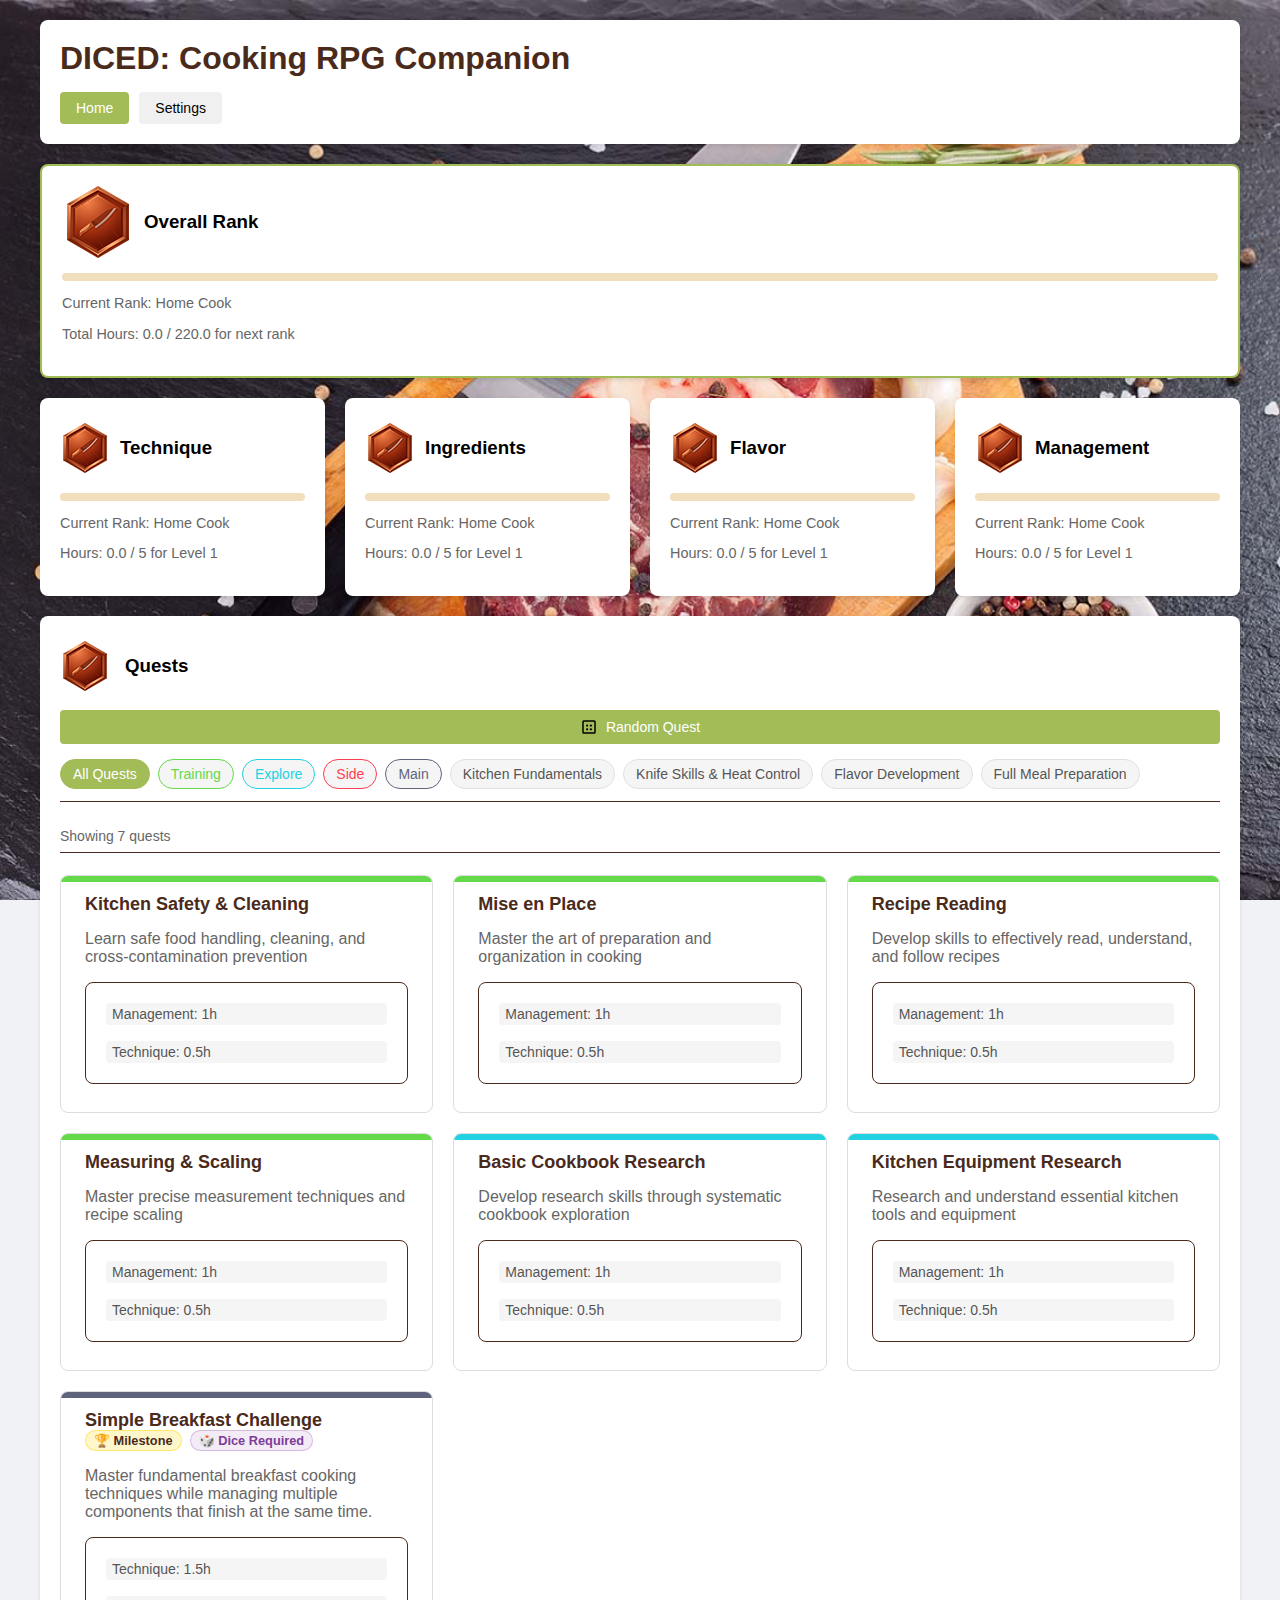
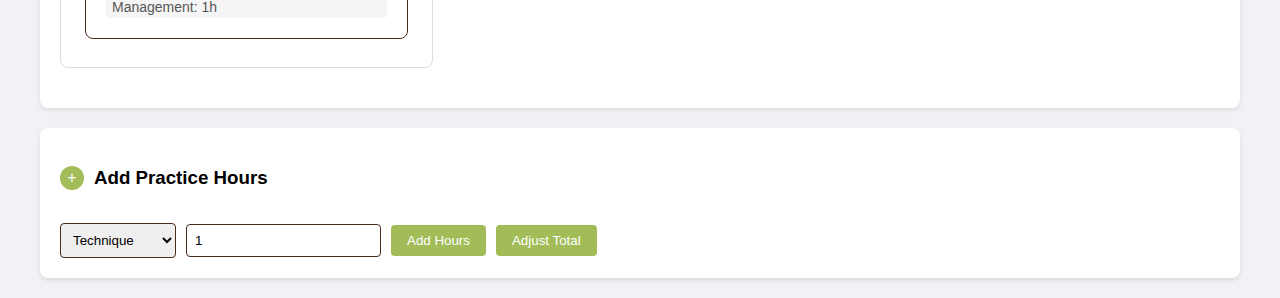
<file: index.html>
<!DOCTYPE html>
<html lang="en">
<head>
    <meta charset="UTF-8">
    <meta name="viewport" content="width=device-width, initial-scale=1.0">
    <title>DICED: Cooking RPG Companion</title>
    <link rel="stylesheet" href="styles.css">
    <link rel="stylesheet" href="new-styles.css">
    <link rel="manifest" href="manifest.json">
    <meta name="theme-color" content="#A2BC58">
    <meta name="apple-mobile-web-app-capable" content="yes">
    <meta name="mobile-web-app-capable" content="yes">
    <meta name="apple-mobile-web-app-status-bar-style" content="black-translucent">
</head>
<body>
    <!-- Main Container (Home Page) -->
    <div id="main-container" class="page-container">
        <div class="dashboard">
            <div class="header">
                <h1>DICED: Cooking RPG Companion</h1>
                <!-- Mobile Menu Toggle -->
                <div class="menu-toggle" id="menu-toggle">
                    <svg xmlns="http://www.w3.org/2000/svg" viewBox="0 0 24 24" width="24" height="24">
                        <path d="M3 18h18v-2H3v2zm0-5h18v-2H3v2zm0-7v2h18V6H3z"></path>
                    </svg>
                </div>
                <nav class="main-nav">
                    <button id="nav-home" class="nav-button active" data-route="home">Home</button>
                    <button id="nav-settings" class="nav-button" data-route="settings">Settings</button>
                </nav>
            </div>

            <div class="overall-rank-card">
                <div class="attribute-header">
                    <div class="attribute-icon-overall"></div>
                    <h3>Overall Rank</h3>
                </div>
                <div class="progress-bar">
                    <div class="progress-fill" style="width: 0%"></div>
                </div>
                <div class="stats">
                    <p>Current Rank: <span id="overall-rank">Home Cook (Bronze)</span></p>
                    <p>Total Hours: <span id="overall-hours">0</span> / <span id="overall-next-rank">220</span> for next rank</p>
                </div>
            </div>

            <div class="attributes-grid">
                <div class="attribute-card">
                    <div class="attribute-header">
                        <div class="attribute-icon"></div>
                        <h3>Technique</h3>
                    </div>
                    <div class="progress-bar">
                        <div class="progress-fill" style="width: 25%"></div>
                    </div>
                    <div class="stats">
                        <p>Current Rank: Home Cook</p>
                        <p>Hours: <span id="technique-hours">0</span> / <span id="technique-next-level">5</span> for Level <span id="technique-level">1</span></p>
                    </div>
                </div>

                <div class="attribute-card">
                    <div class="attribute-header">
                        <div class="attribute-icon"></div>
                        <h3>Ingredients</h3>
                    </div>
                    <div class="progress-bar">
                        <div class="progress-fill" style="width: 15%"></div>
                    </div>
                    <div class="stats">
                        <p>Current Rank: Home Cook</p>
                        <p>Hours: <span id="ingredients-hours">0</span> / <span id="ingredients-next-level">5</span> for Level <span id="ingredients-level">1</span></p>
                    </div>
                </div>

                <div class="attribute-card">
                    <div class="attribute-header">
                        <div class="attribute-icon"></div>
                        <h3>Flavor</h3>
                    </div>
                    <div class="progress-bar">
                        <div class="progress-fill" style="width: 35%"></div>
                    </div>
                    <div class="stats">
                        <p>Current Rank: Home Cook</p>
                        <p>Hours: <span id="flavor-hours">0</span> / <span id="flavor-next-level">5</span> for Level <span id="flavor-level">1</span></p>
                    </div>
                </div>

                <div class="attribute-card">
                    <div class="attribute-header">
                        <div class="attribute-icon"></div>
                        <h3>Management</h3>
                    </div>
                    <div class="progress-bar">
                        <div class="progress-fill" style="width: 45%"></div>
                    </div>
                    <div class="stats">
                        <p>Current Rank: Home Cook</p>
                        <p>Hours: <span id="management-hours">0</span> / <span id="management-next-level">5</span> for Level <span id="management-level">1</span></p>
                    </div>
                </div>
            </div>
            
            <!-- Quest System -->
            <div id="quest-system">
                <div class="quest-card">
                    <div class="attribute-header">
                        <div class="attribute-icon quest-emblem"></div>
                        <h3>Quests</h3>
                        <div class="button-group">
                            <button id="random-quest" class="quest-button primary">
                                <svg xmlns="http://www.w3.org/2000/svg" viewBox="0 0 24 24" width="18" height="18" class="button-svg-icon">
                                    <path d="M5 3h14a2 2 0 0 1 2 2v14a2 2 0 0 1-2 2H5a2 2 0 0 1-2-2V5a2 2 0 0 1 2-2zm0 2v14h14V5H5zm4.5 6.5a1.5 1.5 0 1 1 0-3 1.5 1.5 0 0 1 0 3zm5 0a1.5 1.5 0 1 1 0-3 1.5 1.5 0 0 1 0 3zm-5 5a1.5 1.5 0 1 1 0-3 1.5 1.5 0 0 1 0 3zm5 0a1.5 1.5 0 1 1 0-3 1.5 1.5 0 0 1 0 3z"/>
                                </svg>
                                Random Quest
                            </button>
                        </div>
                    </div>
                    <div id="quest-filters" class="filter-container"></div>
                    <div class="content">
                        <div id="quest-list" class="quest-grid">
                            <!-- Quest list will be populated here -->
                            <div class="loading-spinner">Loading quests...</div>
                        </div>
                    </div>
                </div>
            </div>
            
            <div class="add-hours-card">
                <div class="attribute-header">
                    <div class="attribute-icon-else">+</div>
                    <h3>Add Practice Hours</h3>
                </div>
                <div class="input-section">
                    <select id="attribute-select">
                        <option value="technique">Technique</option>
                        <option value="ingredients">Ingredients</option>
                        <option value="flavor">Flavor</option>
                        <option value="management">Management</option>
                    </select>
                    <input type="number" id="hours-input" min="0.5" step="0.5" value="1">
                    <button id="add-hours-button">Add Hours</button>
                    <button id="adjust-hours-button">Adjust Total</button>
                </div>
            </div>
        </div>
    </div>
    
    <!-- Quest Detail Container (Quest Detail Page) -->
    <div id="quest-detail-container" class="page-container hidden">
        <!-- Back button -->
    <div class="back-nav">
        <button id="universal-back-button" class="nav-button">
            <svg viewBox="0 0 24 24" width="24" height="24">
                <path d="M20 11H7.83l5.59-5.59L12 4l-8 8 8 8 1.41-1.41L7.83 13H20v-2z"></path>
            </svg>
            Back
        </button>
    </div>
        <!-- Add breadcrumbs -->
    <div class="breadcrumbs">
        <a href="#home">Home</a> > 
        <span>Quest: <span id="current-quest-name"></span></span>
    </div>
        <!-- Quest detail content will be dynamically loaded here -->
        <div id="current-quest"></div>
        <div class="loading-spinner">Loading quest details...</div>
    </div>
    
    <!-- Settings Container (Settings Page) -->
    <!-- Updated settings container -->
<div id="settings-container" class="page-container hidden">
    <!-- Back button -->
    <div class="back-nav">
        <button id="universal-back-button" class="nav-button">
            <svg viewBox="0 0 24 24" width="24" height="24">
                <path d="M20 11H7.83l5.59-5.59L12 4l-8 8 8 8 1.41-1.41L7.83 13H20v-2z"></path>
            </svg>
            Back
        </button>
    </div>
    
    <!-- Breadcrumbs -->
    <div class="breadcrumbs">
        <a href="#home">Home</a> > 
        <span>Settings</span>
    </div>
    
    <!-- Settings content -->
    <div id="settings-content" class="settings-container">
        <div class="settings-header">
            <h2>Settings</h2>
        </div>
        
        <div class="settings-section">
            <h3>Data Management</h3>
            <div class="settings-options">
                <div class="settings-option">
                    <button id="export-data-button" class="settings-button">
                        <svg viewBox="0 0 24 24" width="24" height="24">
                            <path d="M19 9h-4V3H9v6H5l7 7 7-7zM5 18v2h14v-2H5z"></path>
                        </svg>
                        Export Data
                    </button>
                    <p>Save your progress and quests to a file</p>
                </div>
                
                <div class="settings-option">
                    <button id="import-data-button" class="settings-button">
                        <svg viewBox="0 0 24 24" width="24" height="24">
                            <path d="M9 16h6v-6h4l-7-7-7 7h4v6zm-4 2h14v2H5v-2z"></path>
                        </svg>
                        Import Data
                    </button>
                    <p>Load your progress from a backup file</p>
                </div>
                
                <div class="settings-option danger-zone">
                    <button id="reset-data-button" class="settings-button danger">
                        <svg viewBox="0 0 24 24" width="24" height="24">
                            <path d="M6 19c0 1.1.9 2 2 2h8c1.1 0 2-.9 2-2V7H6v12zM19 4h-3.5l-1-1h-5l-1 1H5v2h14V4z"></path>
                        </svg>
                        Reset All Data
                    </button>
                    <p>WARNING: This will delete all your progress</p>
                </div>
            </div>
        </div>
        
        <div class="settings-section">
            <h3>About</h3>
            <div class="settings-about">
                <div id="version-info" class="settings-info-item">
                    <h4>DICED: Cooking RPG Companion</h4>
                    <p>Version 1.0.0</p>
                </div>
                
                <div id="version-details" class="version-details hidden">
                    <p>A companion app for tracking your cooking RPG progress.</p>
                    <p>Track your cooking skills, complete quests, and level up your culinary expertise!</p>
                    <p>Made with ❤️ by culinary enthusiasts.</p>
                </div>
            </div>
        </div>
    </div>
    
    <!-- Loading spinner -->
    <div class="loading-spinner">Loading settings...</div>
</div>
    
    <!-- Notification Container -->
    <div id="notification-container" class="notification-container"></div>

    <!-- Core Data -->
    <script src="data.js"></script>
    
    <!-- Services -->
    <script src="ConfigService.js"></script>
    <script src="StateService.js"></script>
    <script src="QuestDataService.js"></script>
    <script src="QuestService.js"></script>
    <script src="NotificationService.js"></script>
    <script src="TemplateService.js"></script>
    
    <!-- Views -->
    <script src="QuestListView.js"></script>
    <script src="QuestDetailView.js"></script>
    <script src="AttributeView.js"></script>
    <script src="SettingsView.js"></script>
    
    <!-- Controllers -->
    <script src="QuestController.js"></script>
    <script src="Router.js"></script>
    
    <!-- Application Entry Point -->
    <script src="main.js"></script>
    
    <!-- Initialize the app -->
    <script>
    document.addEventListener('DOMContentLoaded', () => {
        // Add event listeners for navigation
        document.getElementById('nav-home')?.addEventListener('click', () => {
            // Use capital R for Router object
            Router.navigate('home');
        });
        
        document.getElementById('nav-settings')?.addEventListener('click', () => {
            // Use capital R for Router object
            Router.navigate('settings');
        });
    });
    </script>
</body>
</html>
</file>
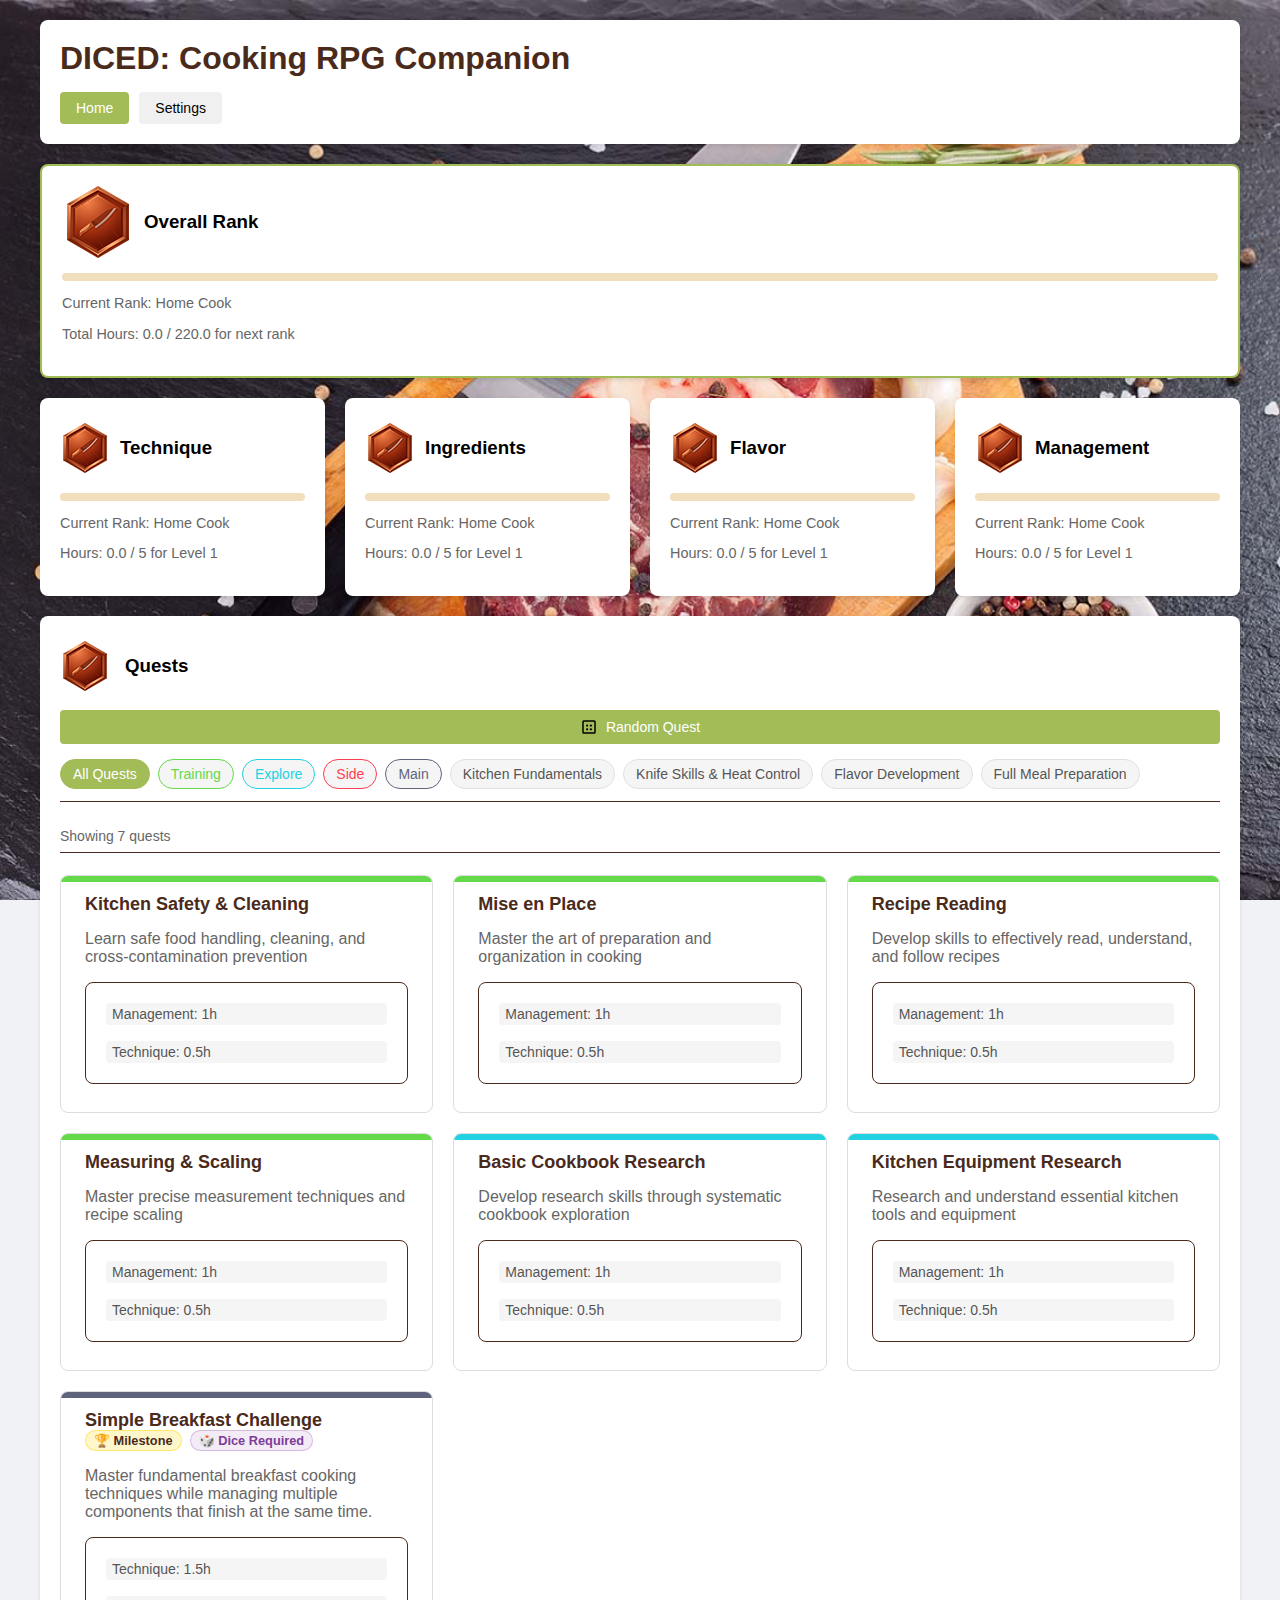
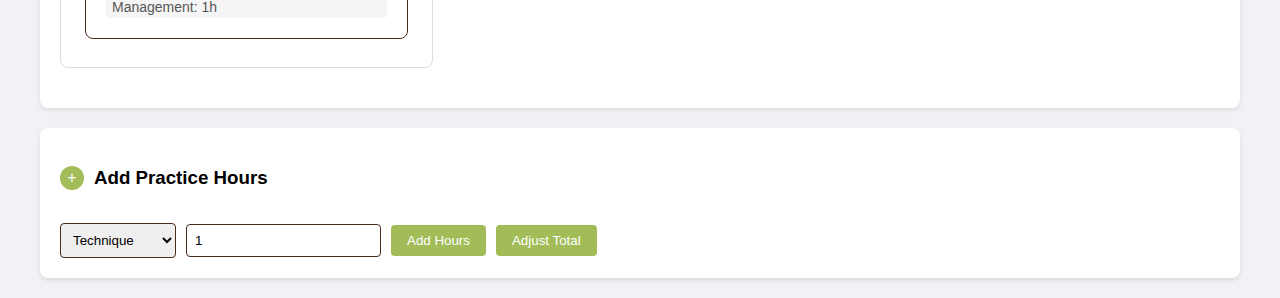
<file: admin.html>
<!DOCTYPE html>
<html lang="en">
<head>
    <meta charset="UTF-8">
    <meta name="viewport" content="width=device-width, initial-scale=1.0">
    <title>DICED: Admin Dashboard</title>
    <link rel="stylesheet" href="styles.css">
    <link rel="stylesheet" href="new-styles.css">
    <link rel="stylesheet" href="admin-styles.css">
</head>
<body>
    <div id="admin-container" class="admin-container">
        <header class="admin-header">
            <h1>DICED: Quest Management</h1>
            <div class="admin-nav">
                <button id="nav-dashboard" class="admin-nav-button active">Dashboard</button>
                <button id="nav-quest-manager" class="admin-nav-button">Quest Manager</button>
                <button id="nav-back-to-app" class="admin-nav-button">Back to App</button>
                <button id="admin-logout" class="admin-nav-button">Logout</button>
            </div>
        </header>

        <div id="admin-content">
            <!-- Dashboard Panel -->
            <div id="dashboard-panel" class="admin-panel active">
                <div class="dashboard-stats">
                    <div class="stat-card">
                        <h3>Total Quests</h3>
                        <div class="stat-value" id="total-quests">0</div>
                    </div>
                    <div class="stat-card">
                        <h3>Stages</h3>
                        <div class="stat-value" id="total-stages">0</div>
                    </div>
                    <div class="stat-card">
                        <h3>Quest Types</h3>
                        <div class="stat-value" id="total-types">0</div>
                    </div>
                </div>

                <div class="dashboard-actions">
                    <div class="action-card">
                        <h3>Quest Data</h3>
                        <div class="action-buttons">
                            <button id="export-all-quests" class="action-button">Export All Quests</button>
                            <button id="import-quests" class="action-button">Import Quests</button>
                            <input type="file" id="import-file" accept=".json" style="display: none;">
                        </div>
                    </div>
                    
                    <div class="action-card">
                        <h3>Quick Actions</h3>
                        <div class="action-buttons">
                            <button id="create-new-quest" class="action-button primary">Create New Quest</button>
                            <button id="manage-quests" class="action-button">Manage Quests</button>
                        </div>
                    </div>
                </div>
            </div>

            <!-- Quest Manager Panel -->
            <div id="quest-manager-panel" class="admin-panel">
                <div class="quest-manager-header">
                    <div class="search-bar">
                        <input type="text" id="quest-search" placeholder="Search quests...">
                        <button id="search-button">Search</button>
                    </div>
                    <div class="filter-controls">
                        <select id="stage-filter">
                            <option value="">All Stages</option>
                            <!-- Stage options will be populated here -->
                        </select>
                        <select id="type-filter">
                            <option value="">All Types</option>
                            <!-- Type options will be populated here -->
                        </select>
                        <button id="reset-filters">Reset Filters</button>
                    </div>
                    <div class="action-buttons">
                        <button id="create-quest" class="action-button primary">Create New Quest</button>
                        <button id="export-filtered" class="action-button">Export Filtered</button>
                    </div>
                </div>

                <div class="quest-table-container">
                    <table id="quest-table" class="quest-table">
                        <thead>
                            <tr>
                                <th>ID</th>
                                <th>Quest Name</th>
                                <th>Type</th>
                                <th>Stage</th>
                                <th>Primary Focus</th>
                                <th>Actions</th>
                            </tr>
                        </thead>
                        <tbody id="quest-table-body">
                            <!-- Quest rows will be populated here -->
                        </tbody>
                    </table>
                </div>

                <div class="pagination">
                    <button id="prev-page" class="pagination-button">Previous</button>
                    <span id="page-info">Page 1 of 1</span>
                    <button id="next-page" class="pagination-button">Next</button>
                </div>
            </div>

            <!-- Quest Editor Panel -->
            <div id="quest-editor-panel" class="admin-panel">
                <div class="editor-header">
                    <h2 id="editor-title">Create New Quest</h2>
                    <button id="back-to-quests" class="action-button">Back to Quests</button>
                </div>

                <form id="quest-form" class="quest-form">
                    <div class="form-grid">
                        <!-- Basic Information -->
                        <div class="form-section">
                            <h3>Basic Information</h3>
                            
                            <div class="form-group">
                                <label for="quest-id">Quest ID:</label>
                                <input type="number" id="quest-id" name="id" required>
                            </div>
                            
                            <div class="form-group">
                                <label for="quest-name">Quest Name:</label>
                                <input type="text" id="quest-name" name="questName" required>
                            </div>
                            
                            <div class="form-group">
                                <label for="quest-description">Description:</label>
                                <textarea id="quest-description" name="description" rows="3" required></textarea>
                            </div>
                            
                            <div class="form-group">
                                <label for="quest-rank">Rank:</label>
                                <input type="text" id="quest-rank" name="rank" required value="Home Cook">
                            </div>
                            
                            <div class="form-row">
                                <div class="form-group">
                                    <label for="quest-stage">Stage ID:</label>
                                    <input type="number" id="quest-stage" name="stageId" required>
                                </div>
                                
                                <div class="form-group">
                                    <label for="quest-stage-name">Stage Name:</label>
                                    <input type="text" id="quest-stage-name" name="stageName" required>
                                </div>
                            </div>
                        </div>
                        
                        <!-- Quest Type and Focus -->
                        <div class="form-section">
                            <h3>Type and Focus</h3>
                            
                            <div class="form-group">
                                <label for="quest-type">Type:</label>
                                <select id="quest-type" name="type" required>
                                    <option value="Training">Training</option>
                                    <option value="Main">Main</option>
                                    <option value="Side">Side</option>
                                    <option value="Explore">Explore</option>
                                </select>
                            </div>
                            
                            <div class="form-row">
                                <div class="form-group">
                                    <label for="primary-focus">Primary Focus:</label>
                                    <select id="primary-focus" name="primaryFocus" required>
                                        <option value="Technique">Technique</option>
                                        <option value="Ingredients">Ingredients</option>
                                        <option value="Flavor">Flavor</option>
                                        <option value="Management">Management</option>
                                    </select>
                                </div>
                                
                                <div class="form-group">
                                    <label for="primary-hours">Hours:</label>
                                    <input type="number" id="primary-hours" name="primaryHours" step="0.5" min="0.5" required value="1">
                                </div>
                            </div>
                            
                            <div class="form-row">
                                <div class="form-group">
                                    <label for="secondary-focus">Secondary Focus:</label>
                                    <select id="secondary-focus" name="secondaryFocus" required>
                                        <option value="Technique">Technique</option>
                                        <option value="Ingredients">Ingredients</option>
                                        <option value="Flavor">Flavor</option>
                                        <option value="Management">Management</option>
                                    </select>
                                </div>
                                
                                <div class="form-group">
                                    <label for="secondary-hours">Hours:</label>
                                    <input type="number" id="secondary-hours" name="secondaryHours" step="0.5" min="0.5" required value="0.5">
                                </div>
                            </div>
                            
                            <div class="form-group checkbox-group">
                                <label for="dice-required">
                                    <input type="checkbox" id="dice-required" name="diceRequired">
                                    Dice Required
                                </label>
                            </div>
                            
                            <div class="form-group checkbox-group">
                                <label for="is-milestone">
                                    <input type="checkbox" id="is-milestone" name="milestone">
                                    Milestone Quest
                                </label>
                            </div>
                            
                            <div class="form-group milestone-option">
                                <label for="unlocks-stage">Unlocks Stage:</label>
                                <input type="number" id="unlocks-stage" name="unlocksStage" min="2">
                            </div>
                            
                            <div class="form-group milestone-option">
                                <label for="unlock-message">Unlock Message:</label>
                                <input type="text" id="unlock-message" name="unlockMessage">
                            </div>
                        </div>
                    </div>
                    
                    <!-- Learning Objectives -->
                    <div class="form-section">
                        <h3>Learning Objectives</h3>
                        <div id="learning-objectives-container" class="array-field-container">
                            <div class="array-field-item">
                                <input type="text" name="learningObjectives[]" class="array-field-input" placeholder="Enter a learning objective">
                                <button type="button" class="remove-item">×</button>
                            </div>
                        </div>
                        <button type="button" id="add-learning-objective" class="add-item-button">Add Learning Objective</button>
                    </div>
                    
                    <!-- Equipment Needed -->
                    <div class="form-section">
                        <h3>Equipment Needed</h3>
                        <div id="equipment-needed-container" class="array-field-container">
                            <div class="array-field-item">
                                <input type="text" name="equipmentNeeded[]" class="array-field-input" placeholder="Enter equipment item">
                                <button type="button" class="remove-item">×</button>
                            </div>
                        </div>
                        <button type="button" id="add-equipment" class="add-item-button">Add Equipment</button>
                    </div>
                    
                    <!-- Content Sections -->
                    <div class="form-section">
                        <h3>Content Sections</h3>
                        <div id="content-sections-container" class="complex-field-container">
                            <!-- Template for a content section -->
                            <div class="complex-field-item content-section-template">
                                <div class="complex-field-header">
                                    <h4>Section <span class="section-index">1</span></h4>
                                    <button type="button" class="remove-section">Remove Section</button>
                                </div>
                                
                                <div class="form-group">
                                    <label>Section Title:</label>
                                    <input type="text" name="contentSections[0].title" class="section-title" required>
                                </div>
                                
                                <div class="subsections-container">
                                    <h5>Subsections</h5>
                                    <div class="subsection-item">
                                        <div class="form-group">
                                            <label>Subtitle:</label>
                                            <input type="text" name="contentSections[0].subsections[0].subtitle" class="subsection-subtitle" required>
                                        </div>
                                        <div class="form-group">
                                            <label>Content:</label>
                                            <textarea name="contentSections[0].subsections[0].content" class="subsection-content" rows="3" required></textarea>
                                        </div>
                                        <button type="button" class="remove-subsection">Remove Subsection</button>
                                    </div>
                                </div>
                                
                                <button type="button" class="add-subsection">Add Subsection</button>
                            </div>
                        </div>
                        <button type="button" id="add-content-section" class="add-item-button">Add Content Section</button>
                    </div>
                    
                    <!-- Practical Exercises -->
                    <div class="form-section">
                        <h3>Practical Exercises</h3>
                        <div id="practical-exercises-container" class="complex-field-container">
                            <!-- Template for a practical exercise -->
                            <div class="complex-field-item exercise-template">
                                <div class="complex-field-header">
                                    <h4>Exercise <span class="exercise-index">1</span></h4>
                                    <button type="button" class="remove-exercise">Remove Exercise</button>
                                </div>
                                
                                <div class="form-group">
                                    <label>Exercise Title:</label>
                                    <input type="text" name="practicalExercises[0].title" class="exercise-title" required>
                                </div>
                                
                                <div class="steps-container">
                                    <h5>Steps</h5>
                                    <div class="array-field-container">
                                        <div class="array-field-item">
                                            <input type="text" name="practicalExercises[0].steps[]" class="array-field-input" placeholder="Enter a step">
                                            <button type="button" class="remove-item">×</button>
                                        </div>
                                    </div>
                                    <button type="button" class="add-step">Add Step</button>
                                </div>
                            </div>
                        </div>
                        <button type="button" id="add-practical-exercise" class="add-item-button">Add Practical Exercise</button>
                    </div>
                    
                    <!-- Completion Checklist -->
                    <div class="form-section">
                        <h3>Completion Checklist</h3>
                        <div id="completion-checklist-container" class="array-field-container">
                            <div class="array-field-item">
                                <input type="text" name="completionChecklist[]" class="array-field-input" placeholder="Enter a checklist item">
                                <button type="button" class="remove-item">×</button>
                            </div>
                        </div>
                        <button type="button" id="add-checklist-item" class="add-item-button">Add Checklist Item</button>
                    </div>
                    
                    <!-- Tips for Success -->
                    <div class="form-section">
                        <h3>Tips for Success</h3>
                        <div id="tips-container" class="array-field-container">
                            <div class="array-field-item">
                                <input type="text" name="tipsForSuccess[]" class="array-field-input" placeholder="Enter a tip">
                                <button type="button" class="remove-item">×</button>
                            </div>
                        </div>
                        <button type="button" id="add-tip" class="add-item-button">Add Tip</button>
                    </div>
                    
                    <div class="form-actions">
                        <button type="button" id="cancel-quest-edit" class="action-button secondary">Cancel</button>
                        <button type="button" id="save-as-template" class="action-button">Save as Template</button>
                        <button type="submit" id="save-quest" class="action-button primary">Save Quest</button>
                    </div>
                </form>
            </div>
        </div>
    </div>

    <!-- Import Modal -->
    <div id="import-modal" class="modal">
        <div class="modal-content">
            <div class="modal-header">
                <h2>Import Quests</h2>
                <button id="close-import-modal" class="close-modal">&times;</button>
            </div>
            <div class="modal-body">
                <p>Select a JSON file containing quests to import:</p>
                <input type="file" id="import-json-file" accept=".json">
                <div class="import-options">
                    <label>
                        <input type="checkbox" id="skip-existing" checked>
                        Skip existing quests (based on ID)
                    </label>
                    <label>
                        <input type="checkbox" id="update-existing">
                        Update existing quests
                    </label>
                </div>
                <div id="import-preview" class="import-preview">
                    <h3>Import Preview</h3>
                    <div id="preview-content"></div>
                </div>
            </div>
            <div class="modal-footer">
                <button id="cancel-import" class="action-button secondary">Cancel</button>
                <button id="confirm-import" class="action-button primary" disabled>Import Quests</button>
            </div>
        </div>
    </div>

    <!-- Notification Container -->
    <div id="notification-container" class="notification-container"></div>

    <!-- JavaScript includes -->
    <script src="data.js"></script>
    <script src="database-service.js"></script>
    <script src="admin-auth.js"></script>
    <script src="admin.js"></script>
</body>
</html>
</file>
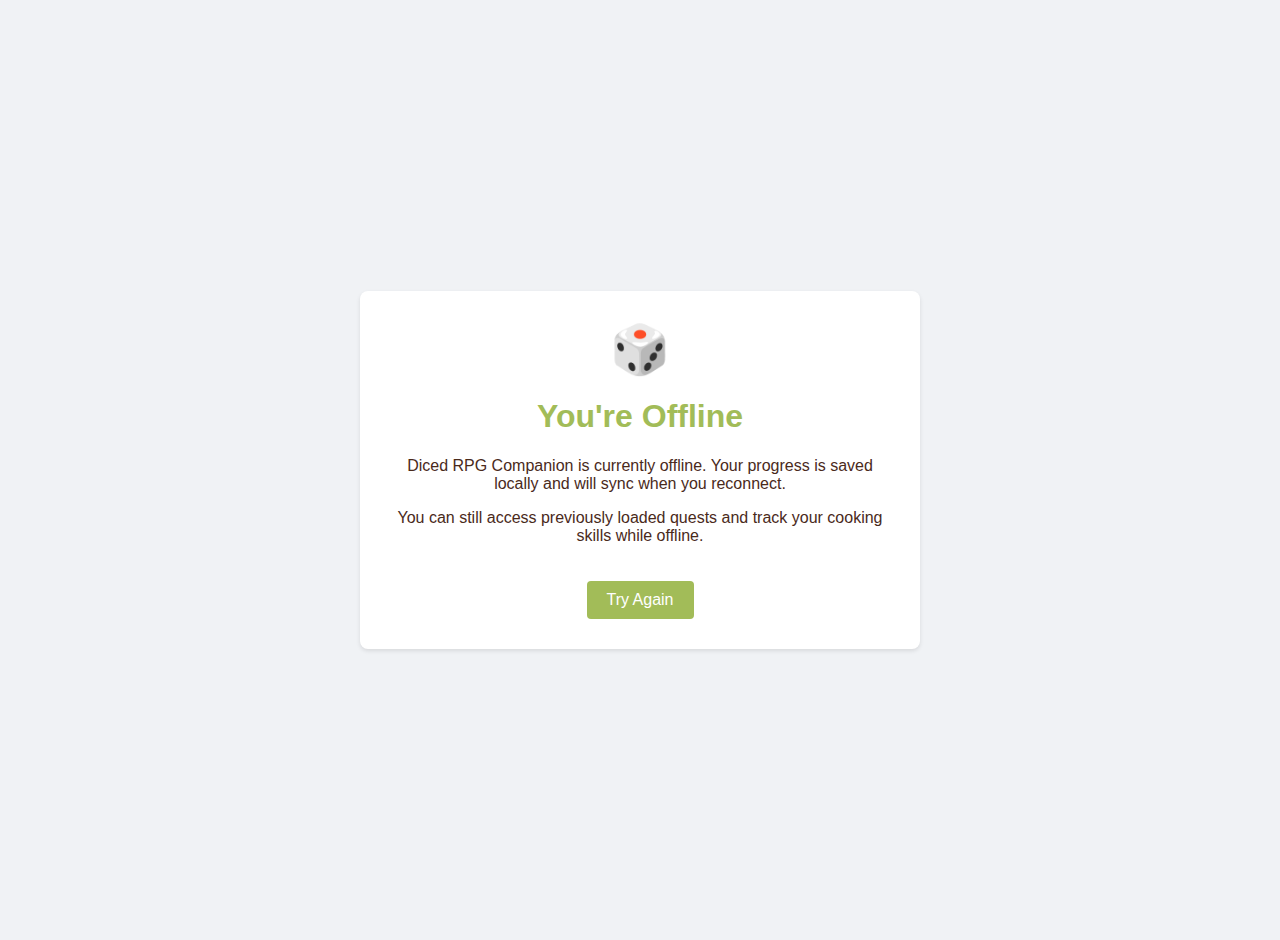
<file: offline.html>
<!DOCTYPE html>
<html lang="en">
<head>
    <meta charset="UTF-8">
    <meta name="viewport" content="width=device-width, initial-scale=1.0">
    <title>Diced RPG - Offline</title>
    <style>
        body {
            font-family: Arial, sans-serif;
            background-color: #f0f2f5;
            color: #4A2A1B;
            display: flex;
            flex-direction: column;
            align-items: center;
            justify-content: center;
            min-height: 100vh;
            margin: 0;
            padding: 20px;
            text-align: center;
        }
        .offline-container {
            background-color: white;
            border-radius: 8px;
            box-shadow: 0 2px 4px rgba(0,0,0,0.1);
            padding: 30px;
            max-width: 500px;
            width: 100%;
        }
        h1 {
            color: #A2BC58;
            margin-top: 0;
        }
        .dice-icon {
            font-size: 48px;
            margin-bottom: 20px;
        }
        .retry-button {
            background-color: #A2BC58;
            color: white;
            border: none;
            padding: 10px 20px;
            border-radius: 4px;
            cursor: pointer;
            font-size: 16px;
            margin-top: 20px;
        }
        .retry-button:hover {
            background-color: #8ea74d;
        }
    </style>
</head>
<body>
    <div class="offline-container">
        <div class="dice-icon">🎲</div>
        <h1>You're Offline</h1>
        <p>Diced RPG Companion is currently offline. Your progress is saved locally and will sync when you reconnect.</p>
        <p>You can still access previously loaded quests and track your cooking skills while offline.</p>
        <button class="retry-button" onclick="window.location.reload()">Try Again</button>
    </div>
</body>
</html>
</file>
<file: styles.css>
:root {
    --primary-color: #A2BC58;
    --secondary-color: #F1DEBD;
    --border-color: #4A2A1B;
    --notification-bg: rgba(162, 188, 88, 0.95);
    --notification-text: #fff;
}

body {
    font-family: Arial, sans-serif;
    margin: 0;
    padding: 20px;
    background-image: url('./assets/header-bg.jpg');
    background-attachment: fixed;
    background-size: cover;
    background-position: center;
    background-repeat: no-repeat;
    background-color: #f0f2f5;
}

.dashboard {
    max-width: 1200px;
    margin: 0 auto;
    width: 100%
}

#quest-system {
    width: 100%;
}

.header {
    background-color: white;
    padding: 20px;
    border-radius: 8px;
    box-shadow: 0 2px 4px rgba(0,0,0,0.1);
    margin-bottom: 20px;
}

.header h1 {
    position: relative;
    z-index: 1;
    color: #4A2A1B;
    text-shadow: 1px 1px 3px rgba(255, 255, 255, 0.7);
    margin: 0;
}

.overall-rank-card {
    background-color: white;
    padding: 20px;
    border-radius: 8px;
    box-shadow: 0 2px 4px rgba(0,0,0,0.1);
    margin-bottom: 20px;
    border: 2px solid var(--primary-color);
}

.attributes-grid {
    display: grid;
    grid-template-columns: repeat(auto-fit, minmax(250px, 1fr));
    gap: 20px;
    margin-bottom: 20px;
}

.attribute-card {
    background-color: white;
    padding: 20px;
    border-radius: 8px;
    box-shadow: 0 2px 4px rgba(0,0,0,0.1);
}

.attribute-header {
    display: flex;
    align-items: center;
    gap: 10px;
    margin-bottom: 15px;
}

.attribute-icon {
    width: 50px;
    height: 50px;
    background-image: url('./assets/icon-50x50.png');
    display: flex;
    align-items: center;
    justify-content: center;
    color: white;
}

.attribute-icon-overall {
    width: 72px;
    height: 72px;
    background-image: url('./assets/icon-72x72.png');
    display: fixed;
    align-items: center;
    justify-content: center;
    color: white;
}

.attribute-icon-else {
    width: 24px;
    height: 24px;
    background-color: var(--primary-color);
    border-radius: 50%;
    display: flex;
    align-items: center;
    justify-content: center;
    color: white;
}

.progress-bar {
    width: 100%;
    height: 8px;
    background-color: var(--secondary-color);
    border-radius: 4px;
    margin: 10px 0;
    overflow: hidden;
}

.progress-fill {
    height: 100%;
    background-color: var(--primary-color);
    transition: width 0.3s ease;
}

.stats {
    font-size: 0.9em;
    color: #666;
}

.quest-icon {
    width: 50px;
    height: 50px;
    background-image: url('./assets/icon-50x50.png');
    display: flex;
    align-items: center;
    justify-content: center;
    color: white;
}

.quest-emblem {
    width: 50px;
    height: 50px;
    background-image: url('./assets/icon-50x50.png');
    display: flex;
    align-items: center;
    justify-content: center;
}

.add-hours-card {
    background-color: white;
    padding: 20px;
    border-radius: 8px;
    box-shadow: 0 2px 4px rgba(0,0,0,0.1);
    margin-top: 20px;
}

.add-hours-card .input-section {
    display: flex;
    gap: 10px;
    align-items: center;
    flex-wrap: wrap;
}

.add-hours-card input,
.add-hours-card select {
    padding: 8px;
    border: 1px solid var(--border-color);
    border-radius: 4px;
}

.add-hours-card button {
    padding: 8px 16px;
    background-color: var(--primary-color);
    color: white;
    border: none;
    border-radius: 4px;
    cursor: pointer;
}

.add-hours-card button:hover {
    opacity: 0.9;
}

.gated-warning {
    color: #e67e22;
    font-size: 0.8em;
    margin-top: 8px;
    padding: 4px;
    background-color: #fff3e0;
    border-radius: 4px;
}

@media (max-width: 768px) {
    .attributes-grid {
        grid-template-columns: 1fr;
    }
    
    .add-hours-card .input-section {
        flex-direction: column;
        align-items: stretch;
    }
}

/* Quest System Styles */
#quest-list {
    width: 100%;
    display: block;
}

.quest-card {
    background-color: white;
    padding: 20px;
    border-radius: 8px;
    box-shadow: 0 2px 4px rgba(0,0,0,0.1);
    margin-bottom: 20px;
}

.quest-card .header {
    display: none;
}

.quest-card .attribute-header {
    display: flex;
    align-items: center;
    width: 100%;
    margin-bottom: 15px;
    padding: 0;
    background: none;
    box-shadow: none;
}

.quest-card .attribute-header h3 {
    margin-right: auto;
    flex-shrink: 0;
}

.quest-card .attribute-header .button-group {
    display: flex;
    gap: 10px;
    margin-left: auto;
}

.quest-card .attribute-header {
    flex-wrap: wrap;
    gap: 15px;
}

.quest-card .attribute-header h3 {
    display: inline-flex;
    align-items: center;
    margin-right: 0;
}

.quest-card .attribute-header .button-group {
    margin-left: 0;
    width: 100%;
    order: 2;
    justify-content: space-between;
}

.quest-card .attribute-header .button-group .quest-button {
    flex-grow: 1;
    text-align: center;
    justify-content: center;
}

.quest-card .header:before {
    display: none;
}

.quest-card .button-group {
    display: flex;
    gap: 10px;
}

.quest-button {
    display: flex;
    align-items: center;
    gap: 8px;
    padding: 8px 16px;
    border-radius: 4px;
    border: none;
    cursor: pointer;
    font-size: 14px;
    transition: background-color 0.2s;
}

.quest-button.primary {
    background-color: var(--primary-color);
    color: white;
}

.quest-button.secondary {
    background-color: #f0f0f0;
    color: #333;
}

.quest-button:hover {
    opacity: 0.9;
}

.quest-icon {
    fill: currentColor;
}

.quest-grid {
    display: grid;
  grid-template-columns: repeat(auto-fill, minmax(300px, 1fr));
  gap: 20px; /* Increase gap between cards */
  width: 100%;
  padding: 10px 0; /* Add some vertical padding */
}

.quest-item {
  width: 100%;
  box-sizing: border-box;
  padding: 16px; /* Increase internal padding */
  border-radius: 8px; /* Rounded corners */
  transition: transform 0.2s, box-shadow 0.2s;
  border: 1px solid #ddd;
  height: 100%; /* Make all cards same height in row */
  display: flex;
  flex-direction: column;
}

/* Quest type color indicators */
.quest-item {
    width: 100%;
    position: relative;
    padding-top: 6px;
    overflow: hidden;
}

.quest-type-banner {
    position: absolute;
    top: 0;
    left: 0;
    right: 0;
    height: 6px;
}

.quest-content {
    padding: 12px 8px;
  flex-grow: 1; /* Allow content to expand */
  display: flex;
  flex-direction: column;
}

.quest-content h4 {
  margin-top: 0;
  margin-bottom: 12px;
  font-size: 18px;
  color: #4A2A1B;
}

.quest-content p {
  margin-bottom: 16px;
  flex-grow: 1; /* Push details to bottom */
  color: #666;
}

.quest-type-banner-large {
    height: 8px;
  margin: -20px -20px 16px -20px; /* Adjust margins to match padding */
  border-top-left-radius: 8px;
  border-top-right-radius: 8px;
}

.quest-type-text {
    font-weight: 600;
}

/* Update the filter button colors to match quest types */
.filter-button[data-type="Training"] {
    border-color: #64D949;
    color: #64D949;
}
.filter-button[data-type="Training"].active {
    background-color: #64D949;
    color: white;
}

.filter-button[data-type="Main"] {
    border-color: #5F647C;
    color: #5F647C;
}
.filter-button[data-type="Main"].active {
    background-color: #5F647C;
    color: white;
}

.filter-button[data-type="Side"] {
    border-color: #FE3E53;
    color: #FE3E53;
}
.filter-button[data-type="Side"].active {
    background-color: #FE3E53;
    color: white;
}

.filter-button[data-type="Explore"] {
    border-color: #23D2E2;
    color: #23D2E2;
}
.filter-button[data-type="Explore"].active {
    background-color: #23D2E2;
    color: white;
}

.quest-item:hover {
    background-color: #f5f5f5;
    transform: translateY(-3px);
  box-shadow: 0 4px 8px rgba(0,0,0,0.1);
}

.quest-details {
  background-color: white;
  border: 1px solid var(--border-color);
  border-radius: 8px;
  padding: 20px;
  width: 100%;
  box-sizing: border-box;
  display: flex;
  flex-direction: column;
  gap: 16px;
}

.quest-details span {
  font-size: 14px;
  color: #555;
  padding: 3px 6px;
  background-color: #f5f5f5;
  border-radius: 4px;
}

/* Quest header in detail view */
.quest-header {
  display: flex;
  justify-content: space-between;
  align-items: flex-start;
  flex-wrap: wrap;
  gap: 16px;
  width: 100%;
}

.quest-header h4 {
  margin-top: 0;
  margin-bottom: 8px;
  font-size: 24px;
  color: #4A2A1B;
}

/* Fix the container that holds the expanded view */
#current-quest {
  width: 100%;
  box-sizing: border-box;
}

/* Fix action buttons */
.quest-details .mt-6 {
  margin-top: 24px;
  display: flex;
  justify-content: space-between;
  width: 100%;
}

.quest-dice-required {
  background-color: #fff3e0;
  color: #e67e22;
  padding: 12px;
  border-radius: 8px;
  display: flex;
  align-items: center;
  gap: 8px;
  font-size: 14px;
}

.quest-focus-grid {
    display: grid;
  grid-template-columns: repeat(auto-fit, minmax(200px, 1fr));
  gap: 16px;
  margin-top: 16px;
  width: 100%;
}

.focus-box {
    padding: 16px;
  border-radius: 8px;
  box-shadow: 0 2px 4px rgba(0,0,0,0.05);
}

.focus-box.primary {
    background-color: #e3f2fd;
}

.focus-box.secondary {
    background-color: #f1f8e9;
}

.hidden {
    display: none;
}

@media (max-width: 768px) {
    .quest-card .header {
        flex-direction: column;
        align-items: stretch;
        gap: 10px;
    }
    
    .quest-focus-grid {
        grid-template-columns: 1fr;
    }
}

.quest-item.completed {
    border-left: 3px solid #A2BC58;
}

.completion-badge {
    display: flex;
    align-items: center;
    gap: 4px;
    color: #ffffff;
    background-color: #a2bc58;
    padding: 4px 8px;
    border-radius: 12px;
    font-size: 12px;
}

.completion-count {
    color: #A2BC58;
    font-weight: 600;
}

.completed-text {
    color: #0E7C7B;
    font-size: 0.9em;
}

/* Quest filter styles */
.filter-container {
    width: 100%;
    display: flex;
    flex-wrap: wrap;
    gap: 8px;
    margin-bottom: 16px;
    padding-bottom: 12px;
    border-bottom: 1px solid var(--border-color);
}

.filter-button {
    padding: 6px 12px;
    background-color: #f5f5f5;
    border: 1px solid #e0e0e0;
    border-radius: 16px;
    font-size: 14px;
    color: #555;
    cursor: pointer;
    transition: all 0.2s;
}

.filter-button:hover {
    background-color: #e8e8e8;
}

.filter-button.active {
    background-color: var(--primary-color);
    border-color: var(--primary-color);
    color: white;
}

.empty-state {
    text-align: center;
    padding: 30px;
    color: #666;
    font-style: italic;
}

/* Compact Quest List Styles */
.quest-list-header {
    display: block;
    margin-bottom: 12px;
    padding-bottom: 8px;
    border-bottom: 1px solid var(--border-color);
    text-align: left;
}

.quest-list-counts {
    font-size: 14px;
    color: #666;
    display: block;
    width: 100%;
}

.quest-list-compact {
    display: block;
    /*flex-direction: column;*/
    gap: 8px;
    width: 100%;
}

.quest-list-item {
    width: 100%;
    box-sizing: border-box;
    border: 1px solid var(--border-color);
    border-radius: 6px;
    margin-bottom: 8px;
    overflow: hidden;
    background-color: white;
    transition: all 0.3s ease;
}

.quest-list-item.expanded {
    box-shadow: 0 4px 6px rgba(0, 0, 0, 0.1);
}

.quest-item-header {
    display: flex;
    cursor: pointer;
    transition: background-color 0.2s;
}

.quest-item-header:hover {
    background-color: #f5f5f5;
}

.quest-details-expanded {
    padding: 16px;
    border-top: 1px solid var(--border-color);
    background-color: #f9fafb;
}

.quest-list-item .quest-item-color {
    width: 6px;
    min-height: 100%;
}

.quest-list-item:hover {
    border-color: var(--primary-color);
    box-shadow: 0 2px 4px rgba(0,0,0,0.05);
}

.quest-list-item.completed {
    background-color: #f9fafb;
}

.quest-item-content {
    flex: 1;
    padding: 10px 12px;
    display: flex;
    flex-direction: column;
    gap: 4px;
}

.quest-item-main {
    display: flex;
    justify-content: space-between;
    align-items: center;
}

.quest-item-name {
    font-weight: 600;
    font-size: 15px;
}

.quest-item-type {
    font-size: 12px;
    padding: 2px 8px;
    border-radius: 10px;
    background-color: #f3f4f6;
    color: #666;
}

.quest-item-details {
    display: flex;
    align-items: center;
    gap: 8px;
    font-size: 12px;
    color: #666;
}

.quest-dice-pill,
.quest-completion-pill {
    display: inline-flex;
    align-items: center;
    font-size: 11px;
    padding: 2px 6px;
    border-radius: 10px;
}

.quest-dice-pill {
    background-color: #fff3e0;
    color: #e67e22;
}

.quest-completion-pill {
    background-color: #e6f7ef;
    color: #10b981;
}

.see-more-container {
    text-align: center;
    margin-top: 16px;
    padding-top: 12px;
    border-top: 1px solid var(--border-color);
    width: 100%;
}

.see-more-button {
    background-color: #f9fafb;
    border: 1px solid var(--border-color);
    padding: 8px 16px;
    border-radius: 20px;
    font-size: 14px;
    color: #666;
    cursor: pointer;
    transition: all 0.2s;
}

.see-more-button:hover {
    background-color: #f3f4f6;
    color: #333;
}

.notification {
    position: fixed;
    bottom: 20px;
    right: 20px;
    padding: 15px 25px;
    background-color: var(--notification-bg);
    color: var(--notification-text);
    border-radius: 8px;
    box-shadow: 0 2px 10px rgba(0,0,0,0.1);
    z-index: 1000;
    animation: slideIn 0.3s ease-out;
}

@keyframes slideIn {
    from {
        transform: translateY(100%);
        opacity: 0;
    }
    to {
        transform: translateY(0);
        opacity: 1;
    }
}

/* Quest Completion Styles */
.quest-completion {
    background-color: white;
    padding: 20px;
    border-radius: 8px;
    border: 2px solid var(--primary-color);
}

.completion-assessment {
    margin: 20px 0;
}

.completion-options {
    display: flex;
    flex-direction: column;
    gap: 12px;
    margin-top: 15px;
}

.completion-option {
    display: flex;
    align-items: center;
    padding: 10px;
    border: 1px solid #ddd;
    border-radius: 6px;
    cursor: pointer;
}

.completion-option:hover {
    background-color: #f9f9f9;
}

.completion-option input {
    margin-right: 10px;
}

.completion-notes {
width: 100%; /* Take full width of parent */
box-sizing: border-box; / Include padding and border in width calculation */
}

.completion-notes textarea {
width: 100%; /* Fill entire width of parent container */
max-width: 100%; /* Prevent horizontal overflow */
min-height: 100px; /* Consistent minimum height */
box-sizing: border-box; /* Include padding and border in width calculation */
padding: 10px;
border: 1px solid #ddd;
border-radius: 6px;
resize: vertical; /* Allow vertical resizing */
overflow-x: hidden; /* Prevent horizontal scrolling */
word-wrap: break-word; /* Wrap long words */
}

.completion-actions {
    display: flex;
    justify-content: space-between;
    margin-top: 20px;
}

/* Cooking Mode Styles */
.cooking-mode {
    background-color: white;
    padding: 20px;
    border-radius: 8px;
    border: 2px solid var(--primary-color);
}

.cooking-header {
    margin-bottom: 20px;
}

.roll-results {
    background-color: #f9f9f9;
    padding: 15px;
    border-radius: 6px;
    margin-bottom: 20px;
}

.roll-results ul {
    margin: 10px 0 0;
    padding-left: 20px;
}

.cooking-steps {
    display: flex;
    flex-direction: column;
    gap: 20px;
    margin: 20px 0;
}

.cooking-step {
    padding: 15px;
    border: 1px solid #ddd;
    border-radius: 6px;
    background-color: #f9f9f9;
}

.cooking-step h4 {
    margin-top: 0;
    margin-bottom: 10px;
    color: var(--border-color);
}

.cooking-step ul {
    margin: 0;
    padding-left: 20px;
}

.cooking-actions {
    display: flex;
    justify-content: space-between;
    margin-top: 20px;
}

/* Quest Reflection Styles */
.quest-reflection {
    background-color: white;
    padding: 20px;
    border-radius: 8px;
    border: 2px solid var(--primary-color);
}

.quest-rewards, .newly-unlocked {
    margin: 20px 0;
    padding: 15px;
    background-color: #f9f9f9;
    border-radius: 6px;
}

.quest-rewards h4, .newly-unlocked h4 {
    margin-top: 0;
    margin-bottom: 10px;
    color: var(--border-color);
}

.reflection-actions {
    display: flex;
    justify-content: center;
    margin-top: 30px;
}

/* Dice Features */
.dice-roll-section {
    margin: 20px 0;
    padding: 15px;
    background-color: #f9f9f9;
    border-radius: 6px;
    border: 1px dashed var(--primary-color);
}

.dice-roll-section h4 {
    margin-top: 0;
    margin-bottom: 10px;
    color: var(--border-color);
}

.dice-results {
    list-style-type: none;
    padding: 0;
    margin: 10px 0 0;
}

.dice-results li {
    padding: 8px 0;
    border-bottom: 1px solid #eee;
}

.dice-results li:last-child {
    border-bottom: none;
}

.dice-required {
    display: inline-flex;
    align-items: center;
    font-size: 11px;
    padding: 2px 6px;
    border-radius: 10px;
    background-color: #fff3e0;
    color: #e67e22;
    margin-left: 8px;
}

/* Enhanced quest detail styles */
.detailed-quest-content {
  margin-top: 20px;
  border-top: 1px solid #e0e0e0;
  padding-top: 20px;
}

.quest-section {
  margin-bottom: 24px;
  border: 1px solid #e0e0e0;
  border-radius: 8px;
  overflow: hidden;
}

.section-header {
  background-color: #f5f5f5;
  padding: 12px 16px;
  font-size: 16px;
  margin: 0;
  cursor: pointer;
  position: relative;
  display: flex;
  align-items: center;
  justify-content: space-between;
}

.section-header::after {
  content: "▼";
  font-size: 12px;
  transition: transform 0.3s;
}

.section-header.collapsed::after {
  transform: rotate(-90deg);
}

.section-content {
  padding: 16px;
  border-top: 1px solid #e0e0e0;
  max-height: 800px;
  overflow: auto;
  transition: max-height 0.3s, opacity 0.3s;
}

.section-content.collapsed {
  max-height: 0;
  padding: 0 16px;
  opacity: 0;
  overflow: hidden;
}

.objective-list li,
.equipment-list li,
.tips-list li {
  margin-bottom: 8px;
}

.content-section {
  margin-bottom: 20px;
}

.content-section-title {
  font-size: 18px;
  font-weight: 600;
  margin-bottom: 12px;
  color: var(--primary-color);
}

.content-subsection {
  margin-bottom: 16px;
  padding-left: 16px;
  border-left: 3px solid #e0e0e0;
}

.subsection-title {
  font-size: 16px;
  margin-bottom: 8px;
  font-weight: 600;
}

.subsection-content {
  line-height: 1.5;
}

.exercise {
  background-color: #f9f9f9;
  border-radius: 6px;
  padding: 16px;
  margin-bottom: 16px;
}

.exercise-title {
  font-size: 16px;
  margin-bottom: 12px;
}

.exercise-steps {
  padding-left: 24px;
}

.exercise-steps li {
  margin-bottom: 8px;
}

.checklist {
  display: flex;
  flex-direction: column;
  gap: 8px;
}

.checklist-item {
  display: flex;
  align-items: center;
  gap: 8px;
}

.checklist-checkbox {
  width: 18px;
  height: 18px;
}

/* Cooking mode enhancements */
.cooking-steps-container {
  display: flex;
  margin: 24px 0;
  border: 1px solid #e0e0e0;
  border-radius: 8px;
  overflow: hidden;
}

.cooking-steps-nav {
  width: 30%;
  min-width: 180px;
  background-color: #f5f5f5;
  border-right: 1px solid #e0e0e0;
}

.step-nav-item {
  padding: 16px;
  border-bottom: 1px solid #e0e0e0;
  display: flex;
  align-items: center;
  gap: 12px;
  cursor: pointer;
  transition: background-color 0.2s;
}

.step-nav-item:hover {
  background-color: #ebebeb;
}

.step-nav-item.active {
  background-color: #e0e0e0;
  font-weight: 600;
}

.step-number {
  width: 28px;
  height: 28px;
  background-color: var(--primary-color);
  color: white;
  border-radius: 50%;
  display: flex;
  align-items: center;
  justify-content: center;
  font-weight: 600;
}

.cooking-steps-content {
  flex: 1;
  padding: 20px;
}

.cooking-step {
  animation: fadeIn 0.3s;
}

.step-instructions {
  margin: 20px 0;
}

.instruction-item {
  display: flex;
  align-items: flex-start;
  gap: 12px;
  margin-bottom: 16px;
}

.instruction-checkbox {
  margin-top: 4px;
}

.instruction-text {
  flex: 1;
}

.next-step-button,
.prev-step-button {
  margin-top: 16px;
}

/* Completion screen enhancements */
.completion-checklist {
  margin: 24px 0;
  background-color: #f9f9f9;
  padding: 16px;
  border-radius: 8px;
}

.checklist-review {
  display: flex;
  flex-direction: column;
  gap: 12px;
  margin-top: 16px;
}

.checklist-review-item {
  display: flex;
  align-items: center;
  gap: 8px;
}

@keyframes fadeIn {
  from { opacity: 0; }
  to { opacity: 1; }
}

.quest-screen-actions {
display: flex;
justify-content: space-between;
align-items: center;
margin-top: 20px;
width: 100%;
}
/* Ensure buttons have consistent styling */
.quest-screen-actions .quest-button.secondary {
background-color: #f0f0f0;
color: #333;
padding: 8px 16px;
border-radius: 4px;
border: none;
cursor: pointer;
font-size: 14px;
transition: background-color 0.2s;
}
.quest-screen-actions .quest-button.primary {
background-color: var(--primary-color);
color: white;
padding: 8px 16px;
border-radius: 4px;
border: none;
cursor: pointer;
font-size: 14px;
transition: background-color 0.2s;
}

@media (max-width: 768px) {
.cooking-steps-container {
flex-direction: column; / Stack steps vertically */
}

.cooking-steps-nav {
    width: 100%; /* Full width for navigation */
    border-right: none; /* Remove right border */
    border-bottom: 1px solid #e0e0e0; /* Add bottom border for separation */
    display: flex;
    flex-wrap: wrap; /* Allow steps to wrap if many */
    max-height: none; /* Remove any height restrictions */
}

.step-nav-item {
    flex: 1 1 auto; /* Allow items to grow and wrap */
    min-width: 150px; /* Minimum width for touch targets */
    border-bottom: 1px solid #e0e0e0;
}

.cooking-steps-content {
    width: 100%; /* Full width for content */
    padding: 15px; /* Adjust padding for mobile */
}

.cooking-step {
    padding: 10px; /* Slightly less padding on mobile */
}

.stage-filter.disabled {
            opacity: 0.5;
            cursor: not-allowed;
            background-color: #f0f0f0;
            color: #888;
            border-color: #ccc;
}
</file>
<file: new-styles.css>
/* new-styles.css */
/* Additional styles for the enhanced multi-page application */

/* Quest badge container */
.quest-badges {
  display: flex;
  flex-wrap: wrap;
  gap: 8px;
  margin: -5px 0 8px 0;
}

/* Base styles for all badges */
.milestone-badge-small,
.dice-badge-small {
  display: inline-flex;
  align-items: center;
  font-size: 0.8rem;
  border-radius: 12px;
  padding: 2px 8px;
  font-weight: 600;
}

/* Milestone badge specific styles */
.milestone-badge-small {
  color: #4A2A1B;
  background-color: rgba(255, 215, 0, 0.2);
  border: 1px solid rgba(255, 215, 0, 0.5);
}

/* Dice badge specific styles */
.dice-badge-small {
  color: #7D3C98;
  background-color: rgba(142, 68, 173, 0.1);
  border: 1px solid rgba(142, 68, 173, 0.3);
}

/* Adjust quest item layout */
.quest-content h4 {
  margin-bottom: 4px;
}

.quest-content p {
  margin-top: 8px;
}

/* Remove the old dice required styling since we've moved it */
.dice-required {
  display: none;
}

/* Fix for mobile menu toggle button visibility */
.menu-toggle {
  display: none; /* Hidden by default on desktop */
  cursor: pointer;
  margin-left: auto;
  padding: 10px;
  background-color: #A2BC58; /* Add subtle background */
  border-radius: 4px;
  transition: background-color 0.2s;
}

.menu-toggle:hover {
  background-color: rgba(255, 255, 255, 0.2);
}

.menu-toggle svg {
  fill: white;
  width: 24px;
  height: 24px;
  display: block; /* Ensure SVG is displayed */
}

/* Ensure it's visible on mobile */
@media (max-width: 768px) {
  .menu-toggle {
    display: flex; /* Show on mobile */
    align-items: center;
    justify-content: center;
  }
  
  .header {
    display: flex;
    justify-content: space-between;
    align-items: center;
  }
  
  .main-nav {
    display: none;
    position: absolute;
    top: 60px;
    right: 20px; /* Add some margin from the edge */
    background-color: #4A2A1B; /* Match your theme */
    padding: 10px;
    border-radius: 8px;
    box-shadow: 0 2px 8px rgba(0,0,0,0.3); /* Add stronger shadow */
    z-index: 100;
    min-width: 150px; /* Set minimum width */
  }
  
  .main-nav.open {
    display: flex;
    flex-direction: column;
    animation: fadeIn 0.2s ease-out; /* Add animation */
  }
  
  .main-nav .nav-button {
    margin: 5px 0;
    width: 100%;
    text-align: left;
    padding: 12px 15px; /* Larger touch target */
  }
  
  /* Animation for menu appearance */
  @keyframes fadeIn {
    from { opacity: 0; transform: translateY(-10px); }
    to { opacity: 1; transform: translateY(0); }
  }
}

/* ===== Page Container Styles ===== */
.page-container {
    display: block;
    width: 100%;
    transition: opacity 0.3s ease;
}

.page-container.hidden {
    display: none;
}
/* ===== Navigation Styles ===== */
.main-nav {
    display: flex;
    margin-top: 15px;
    gap: 10px;
}

.nav-button {
    padding: 8px 16px;
    border: none;
    background-color: #f0f0f0;
    border-radius: 4px;
    cursor: pointer;
    font-size: 14px;
    transition: all 0.2s;
}

.nav-button:hover {
    background-color: #e0e0e0;
}

.nav-button.active {
    background-color: var(--primary-color);
    color: white;
}

/* ===== Quest Detail Page Styles ===== */
/* Header */
.quest-detail-header {
    position: relative;
    background-color: white;
    border-radius: 8px;
    box-shadow: 0 2px 4px rgba(0,0,0,0.1);
    margin-bottom: 20px;
    overflow: hidden;
}

.quest-detail-type-banner {
    height: 8px;
    width: 100%;
}

.quest-detail-header-content {
    padding: 20px;
}

.quest-detail-header h1 {
    margin: 15px 0 10px 0;
    color: #4A2A1B;
}

.quest-detail-meta {
    margin-top: 5px;
    color: #666;
    font-size: 14px;
}

.back-button {
    display: inline-flex;
    align-items: center;
    gap: 5px;
}

/* Detail Layout */
.quest-detail-body {
    display: flex;
    gap: 20px;
    flex-wrap: wrap;
}

/* Sidebar */
.quest-detail-sidebar {
    flex: 1;
    min-width: 250px;
    max-width: 300px;
}

.sidebar-section {
    background-color: white;
    border-radius: 8px;
    box-shadow: 0 2px 4px rgba(0,0,0,0.1);
    padding: 15px;
    margin-bottom: 15px;
}

.sidebar-section h3 {
    margin-top: 0;
    padding-bottom: 10px;
    border-bottom: 1px solid #eee;
    font-size: 16px;
}

.sidebar-actions {
    background-color: white;
    border-radius: 8px;
    box-shadow: 0 2px 4px rgba(0,0,0,0.1);
    padding: 15px;
    text-align: center;
}

.sidebar-actions button {
    width: 100%;
}

/* Main Content */
.quest-detail-main {
    flex: 3;
    min-width: 0;
    background-color: white;
    border-radius: 8px;
    box-shadow: 0 2px 4px rgba(0,0,0,0.1);
    overflow: hidden;
}

/* Tabs */
.quest-section-tabs {
    display: flex;
    flex-wrap: wrap;
    border-bottom: 1px solid #eee;
}

.section-tab {
    padding: 15px 20px;
    background: none;
    border: none;
    border-bottom: 3px solid transparent;
    cursor: pointer;
    font-size: 14px;
    font-weight: 600;
    transition: all 0.2s;
}

.section-tab:hover {
    background-color: #f5f5f5;
}

.section-tab.active {
    border-bottom-color: var(--primary-color);
    color: var(--primary-color);
}

/* Tab Content */
.quest-detail-tab-content {
    padding: 20px;
}

.tab-panel {
    display: none;
}

.tab-panel.active {
    display: block;
    animation: fadeIn 0.3s;
}

@keyframes fadeIn {
    from { opacity: 0; }
    to { opacity: 1; }
}

/* Panel Content Styles */
.objective-list li {
    margin-bottom: 10px;
}

.content-section {
    margin-bottom: 30px;
}

.content-section-title {
    color: var(--primary-color);
    margin-bottom: 15px;
}

.content-subsection {
    margin-bottom: 20px;
    padding-left: 15px;
    border-left: 3px solid #f0f0f0;
}

.subsection-title {
    font-weight: 600;
    margin-bottom: 10px;
}

.subsection-content {
    line-height: 1.6;
}

/* Exercise Styles */
.exercise {
    background-color: #f9f9f9;
    border-radius: 8px;
    padding: 15px;
    margin-bottom: 20px;
}

.exercise-title {
    margin-top: 0;
    margin-bottom: 15px;
}

.exercise-steps li {
    margin-bottom: 10px;
}

/* Tips List */
.tips-list li {
    margin-bottom: 10px;
}

/* Checklist */
.checklist {
    display: flex;
    flex-direction: column;
    gap: 10px;
}

.checklist-item {
    display: flex;
    align-items: flex-start;
    gap: 8px;
}

.checklist-checkbox {
    margin-top: 3px;
}

/* ===== Settings Page Styles ===== */
.settings-header {
    display: flex;
    justify-content: space-between;
    align-items: center;
    background-color: white;
    padding: 20px;
    border-radius: 8px;
    box-shadow: 0 2px 4px rgba(0,0,0,0.1);
    margin-bottom: 20px;
}

.settings-header h2 {
    margin: 0;
}

.settings-content {
    background-color: white;
    padding: 20px;
    border-radius: 8px;
    box-shadow: 0 2px 4px rgba(0,0,0,0.1);
}

.settings-section {
    margin-bottom: 30px;
}

.settings-section h3 {
    border-bottom: 1px solid #eee;
    padding-bottom: 10px;
    margin-bottom: 15px;
}

.settings-section button {
    margin-right: 10px;
    margin-bottom: 10px;
}

/* ===== Loading Spinner ===== */
.loading-spinner {
    display: flex;
    justify-content: center;
    align-items: center;
    padding: 30px;
    color: #666;
    font-style: italic;
}

.loading-spinner::after {
    content: "";
    width: 20px;
    height: 20px;
    border: 2px solid #ccc;
    border-top-color: var(--primary-color);
    border-radius: 50%;
    animation: spin 1s infinite linear;
    margin-left: 10px;
}

@keyframes spin {
    to { transform: rotate(360deg); }
}

/* ===== Notification System ===== */
.notification-container {
    position: fixed;
    bottom: 20px;
    right: 20px;
    z-index: 1000;
}

.notification {
    padding: 15px 20px;
    background-color: var(--notification-bg);
    color: var(--notification-text);
    border-radius: 8px;
    box-shadow: 0 2px 10px rgba(0,0,0,0.2);
    margin-top: 10px;
    animation: slideIn 0.3s ease-out;
    max-width: 400px;
}

.notification.success {
    background-color: #4CAF50;
}

.notification.warning {
    background-color: #FF9800;
}

.notification.error {
    background-color: #F44336;
}

@keyframes slideIn {
    from {
        transform: translateX(100%);
        opacity: 0;
    }
    to {
        transform: translateX(0);
        opacity: 1;
    }
}

/* ===== Responsive Styles ===== */
@media (max-width: 992px) {
    .quest-detail-body {
        flex-direction: column;
    }
    
    .quest-detail-sidebar {
        max-width: none;
    }
    
    .section-tab {
        padding: 12px 15px;
        font-size: 13px;
    }
}

@media (max-width: 768px) {
    .main-nav {
        margin-top: 10px;
    }
    
    .quest-detail-header h1 {
        font-size: 24px;
    }
    
    .section-tab {
        flex: 1;
        text-align: center;
        padding: 10px;
        font-size: 12px;
    }
    
    .quest-detail-tab-content {
        padding: 15px;
    }
}

@media (max-width: 480px) {
    .quest-detail-header-content {
        padding: 15px;
    }
    
    .section-tab {
        padding: 8px 4px;
        font-size: 11px;
    }
}

/* ===== Cooking Mode Styles ===== */
.cooking-mode {
    background-color: white;
    border-radius: 8px;
    box-shadow: 0 2px 4px rgba(0,0,0,0.1);
    padding: 20px;
    margin-bottom: 20px;
}

.cooking-header {
    border-bottom: 1px solid #eee;
    padding-bottom: 15px;
    margin-bottom: 20px;
    position: relative;
}

.cooking-header h2 {
    margin-top: 0;
    margin-bottom: 10px;
    color: var(--primary-color);
}

.roll-results {
    background-color: #f8f9fa;
    border-radius: 8px;
    padding: 15px;
    margin-bottom: 20px;
    border: 1px solid #e9ecef;
}

.roll-results h3 {
    margin-top: 0;
    margin-bottom: 10px;
    font-size: 18px;
    color: #4A2A1B;
}

.roll-results ul {
    list-style-type: none;
    padding: 0;
    margin: 0;
}

.roll-results li {
    padding: 8px 0;
    border-bottom: 1px solid #e9ecef;
}

.roll-results li:last-child {
    border-bottom: none;
}

.cooking-steps-container {
    display: flex;
    border: 1px solid #e9ecef;
    border-radius: 8px;
    overflow: hidden;
    margin-bottom: 20px;
}

.cooking-steps-nav {
    background-color: #f8f9fa;
    width: 30%;
    min-width: 200px;
    border-right: 1px solid #e9ecef;
}

.step-nav-item {
    padding: 15px;
    border-bottom: 1px solid #e9ecef;
    display: flex;
    align-items: center;
    gap: 10px;
    cursor: pointer;
    transition: background-color 0.2s ease;
}

.step-nav-item:last-child {
    border-bottom: none;
}

.step-nav-item:hover {
    background-color: #f1f3f5;
}

.step-nav-item.active {
    background-color: #e9ecef;
    font-weight: 600;
}

.step-number {
    background-color: var(--primary-color);
    color: white;
    width: 24px;
    height: 24px;
    border-radius: 50%;
    display: flex;
    align-items: center;
    justify-content: center;
    font-weight: 600;
    font-size: 14px;
}

.cooking-steps-content {
    flex: 1;
    padding: 20px;
}

.cooking-step {
    animation: fadeIn 0.3s ease;
}

.cooking-step h3 {
    margin-top: 0;
    margin-bottom: 15px;
    color: #4A2A1B;
}

.step-instructions {
    margin-bottom: 20px;
}

.step-instructions ul {
    list-style-type: none;
    padding: 0;
    margin: 0;
}

.instruction-item {
    display: flex;
    align-items: flex-start;
    gap: 10px;
    margin-bottom: 10px;
    padding-bottom: 10px;
    border-bottom: 1px solid #f1f3f5;
}

.instruction-item:last-child {
    border-bottom: none;
}

.instruction-checkbox {
    margin-top: 3px;
    flex-shrink: 0;
}

.instruction-text {
    line-height: 1.5;
}

.cooking-actions {
    display: flex;
    justify-content: space-between;
    margin-top: 20px;
    padding-top: 15px;
    border-top: 1px solid #e9ecef;
}

/* ===== Quest Completion Styles ===== */
.quest-completion {
    background-color: white;
    border-radius: 8px;
    box-shadow: 0 2px 4px rgba(0,0,0,0.1);
    padding: 20px;
}

.completion-header {
    display: flex;
    justify-content: space-between;
    align-items: center;
    border-bottom: 1px solid #eee;
    padding-bottom: 15px;
    margin-bottom: 20px;
}

.completion-header h2 {
    margin: 0;
    color: var(--primary-color);
}

.completion-assessment {
    margin-bottom: 20px;
}

.completion-assessment h3 {
    margin-top: 0;
    margin-bottom: 15px;
    color: #4A2A1B;
}

.completion-options {
    display: flex;
    flex-direction: column;
    gap: 10px;
}

.completion-option {
    display: flex;
    align-items: center;
    gap: 10px;
    padding: 10px;
    border: 1px solid #e9ecef;
    border-radius: 6px;
    cursor: pointer;
    transition: background-color 0.2s ease;
}

.completion-option:hover {
    background-color: #f8f9fa;
}

.completion-checklist {
    background-color: #f8f9fa;
    border-radius: 8px;
    padding: 15px;
    margin-bottom: 20px;
    border: 1px solid #e9ecef;
}

.completion-checklist h3 {
    margin-top: 0;
    margin-bottom: 10px;
    color: #4A2A1B;
}

.checklist-review {
    display: flex;
    flex-direction: column;
    gap: 10px;
    margin-top: 15px;
}

.completion-notes {
    margin-bottom: 20px;
}

.completion-notes h3 {
    margin-top: 0;
    margin-bottom: 10px;
    color: #4A2A1B;
}

.completion-notes textarea {
    width: 100%;
    min-height: 100px;
    padding: 10px;
    border: 1px solid #e9ecef;
    border-radius: 6px;
    resize: vertical;
}

.completion-actions {
    display: flex;
    justify-content: space-between;
    margin-top: 20px;
    padding-top: 15px;
    border-top: 1px solid #e9ecef;
}

/* ===== Quest Reflection Styles ===== */
.quest-reflection {
    background-color: white;
    border-radius: 8px;
    box-shadow: 0 2px 4px rgba(0,0,0,0.1);
    padding: 20px;
}

.reflection-header {
    display: flex;
    justify-content: space-between;
    align-items: center;
    border-bottom: 1px solid #eee;
    padding-bottom: 15px;
    margin-bottom: 20px;
}

.reflection-header h2 {
    margin: 0;
    color: var(--primary-color);
}

.quest-rewards {
    background-color: #f8f9fa;
    border-radius: 8px;
    padding: 15px;
    margin-bottom: 20px;
    border: 1px solid #e9ecef;
}

.quest-rewards h3 {
    margin-top: 0;
    margin-bottom: 10px;
    color: #4A2A1B;
}

.quest-rewards p {
    margin: 5px 0;
}

.reflection-actions {
    display: flex;
    justify-content: center;
    margin-top: 30px;
}

/* ===== Responsive Adjustments ===== */
@media (max-width: 768px) {
    .cooking-steps-container {
        flex-direction: column;
    }
    
    .cooking-steps-nav {
        width: 100%;
        border-right: none;
        border-bottom: 1px solid #e9ecef;
        display: flex;
        overflow-x: auto;
    }
    
    .step-nav-item {
        flex: 0 0 auto;
        white-space: nowrap;
        border-bottom: none;
        border-right: 1px solid #e9ecef;
    }
    
    .step-nav-item:last-child {
        border-right: none;
    }
}

/* Settings Page Styles */
.settings-section {
    background-color: white;
    border-radius: 8px;
    box-shadow: 0 2px 4px rgba(0,0,0,0.1);
    padding: 20px;
    margin-bottom: 20px;
}

.settings-section h3 {
    margin-top: 0;
    margin-bottom: 15px;
    color: var(--primary-color);
    border-bottom: 1px solid #eee;
    padding-bottom: 10px;
}

.settings-description {
    color: #666;
    font-size: 14px;
    margin-top: 10px;
}

/* Admin Button Highlight */
#admin-login-button {
    background-color: var(--primary-color);
    color: white;
    padding: 10px 20px;
    font-weight: bold;
    transition: all 0.3s ease;
}

#admin-login-button:hover {
    background-color: #8aa746; /* Darker version of primary color */
    transform: translateY(-2px);
    box-shadow: 0 4px 8px rgba(0,0,0,0.1);
}

/* Added breadcrumbs */
.breadcrumbs {
  margin: 10px 0;
  padding: 8px 15px;
  background-color: rgba(255, 255, 255, 50);
  border-radius: 4px;
  font-size: 14px;
}

.breadcrumbs a {
  color: #A2BC58;
  text-decoration: none;
}

.breadcrumbs a:hover {
  text-decoration: underline;
}

/* Universal Back Button */
.back-nav {
  margin: 10px 0;
}

.back-nav button {
  display: flex;
  align-items: center;
  padding: 5px 10px;
  background-color: rgba(255, 255, 255, 50);
  border: none;
  border-radius: 4px;
  color: white;
  cursor: pointer;
  font-color: black;
  transition: background-color 0.2s;
}

.back-nav button:hover {
  background-color: rgba(255, 255, 255, 75);
}

.back-nav svg {
  fill: black;
  margin-right: 5px;
}

/* Mobile Navigation */
.menu-toggle {
  display: none;
  cursor: pointer;
  margin-left: auto;
  padding: 10px;
}

.menu-toggle svg {
  fill: white;
}

@media (max-width: 768px) {
  .header {
    position: relative;
  }
  
  .main-nav {
    display: none;
    position: absolute;
    top: 60px;
    right: 0;
    background: #333;
    padding: 10px;
    border-radius: 4px;
    box-shadow: 0 2px 5px rgba(0,0,0,0.2);
    z-index: 100;
  }
  
  .main-nav.open {
    display: flex;
    flex-direction: column;
  }
  
  .main-nav .nav-button {
    margin: 5px 0;
    width: 100%;
    text-align: left;
  }
  
  .menu-toggle {
    display: block;
  }
}

@media (min-width: 769px) {
  .menu-toggle {
    display: none;
  }
}

/* Settings Styles */
.settings-container {
  max-width: 800px;
  margin: 0 auto;
  padding: 20px;
}

.settings-header {
  margin-bottom: 20px;
}

.settings-header h2 {
  color: #A2BC58;
  border-bottom: 2px solid rgba(162, 188, 88, 0.3);
  padding-bottom: 10px;
}

.settings-section {
  background-color: rgba(255, 255, 255, 0.05);
  border-radius: 8px;
  padding: 20px;
  margin-bottom: 20px;
}

.settings-section h3 {
  margin-top: 0;
  color: #A2BC58;
  margin-bottom: 15px;
}

.settings-options {
  display: grid;
  grid-template-columns: 1fr;
  gap: 15px;
}

@media (min-width: 600px) {
  .settings-options {
    grid-template-columns: repeat(2, 1fr);
  }
}

.settings-option {
  background-color: rgba(255, 255, 255, 0.05);
  border-radius: 6px;
  padding: 15px;
  display: flex;
  flex-direction: column;
}

.settings-option p {
  margin: 10px 0 0;
  font-size: 14px;
  color: #bbbbbb;
}

.settings-button {
  display: flex;
  align-items: center;
  justify-content: center;
  padding: 10px 15px;
  background-color: rgba(162, 188, 88, 0.2);
  border: 1px solid rgba(162, 188, 88, 0.5);
  border-radius: 4px;
  color: white;
  cursor: pointer;
  transition: all 0.2s;
}

.settings-button:hover {
  background-color: rgba(162, 188, 88, 0.3);
}

.settings-button svg {
  fill: #A2BC58;
  margin-right: 8px;
}

/* Danger zone */
.danger-zone {
  border: 1px solid rgba(255, 99, 71, 0.3);
}

.settings-button.danger {
  background-color: rgba(255, 99, 71, 0.2);
  border: 1px solid rgba(255, 99, 71, 0.5);
}

.settings-button.danger:hover {
  background-color: rgba(255, 99, 71, 0.3);
}

.settings-button.danger svg {
  fill: tomato;
}

/* About section */
.settings-about {
  padding: 10px;
}

.settings-info-item {
  cursor: pointer;
  padding: 10px;
  border-radius: 4px;
  transition: background-color 0.2s;
}

.settings-info-item:hover {
  background-color: rgba(255, 255, 255, 0.05);
}

.settings-info-item h4 {
  margin: 0;
  color: white;
}

.settings-info-item p {
  margin: 5px 0 0;
  color: #bbbbbb;
  font-size: 14px;
}

.version-details {
  margin-top: 15px;
  padding: 15px;
  background-color: rgba(255, 255, 255, 0.05);
  border-radius: 4px;
}

.version-details p {
  margin: 5px 0;
  color: #bbbbbb;
}

/* Add background to settings container */
#settings-container {
  background-color: rgba(0, 0, 0, 0.85); /* Semi-transparent dark background */
  min-height: 100vh;
}

/* Add background to settings content */
#settings-content {
  background-color: rgba(40, 40, 40, 0.9); /* Darker card-style background */
  border-radius: 8px;
  box-shadow: 0 4px 8px rgba(0, 0, 0, 0.3);
  margin-bottom: 20px;
}

/* Improve section styling */
.settings-section {
  background-color: rgba(30, 30, 30, 0.7); /* Slightly darker than the content background */
  margin-bottom: 15px;
}

/* Make breadcrumbs more visible */
.breadcrumbs {
  background-color: rgba(255, 255, 255, 50);
  padding: 10px 15px;
}

/* Fix back button styles */
.back-nav button {
  background-color: rgba(255, 255, 255, 50);
  padding: 8px 12px;
}
</file>
<file: admin-styles.css>
/* admin-styles.css */
:root {
    --admin-primary: #4A2A1B;
    --admin-secondary: #A2BC58;
    --admin-accent: #FE3E53;
    --admin-bg: #f5f7fa;
    --admin-card-bg: #ffffff;
    --admin-border: #e1e5eb;
    --admin-text: #333333;
    --admin-text-light: #666666;
    --admin-success: #28a745;
    --admin-warning: #ffc107;
    --admin-danger: #dc3545;
    --admin-info: #17a2b8;
}

/* Admin Layout */
.admin-container {
    background-color: var(--admin-bg);
    min-height: 100vh;
    padding: 0;
    margin: 0;
    font-family: Arial, sans-serif;
    color: var(--admin-text);
}

.admin-header {
    background-color: var(--admin-primary);
    color: white;
    padding: 15px 20px;
    display: flex;
    justify-content: space-between;
    align-items: center;
    box-shadow: 0 2px 4px rgba(0, 0, 0, 0.1);
}

.admin-header h1 {
    margin: 0;
    font-size: 24px;
}

.admin-nav {
    display: flex;
    gap: 10px;
}

.admin-nav-button {
    background-color: transparent;
    color: rgba(255, 255, 255, 0.8);
    border: none;
    padding: 8px 16px;
    border-radius: 4px;
    cursor: pointer;
    font-size: 14px;
    transition: all 0.2s;
}

.admin-nav-button.active,
.admin-nav-button:hover {
    background-color: rgba(255, 255, 255, 0.15);
    color: white;
}

#admin-content {
    padding: 20px;
    max-width: 1400px;
    margin: 0 auto;
}

/* Panel System */
.admin-panel {
    display: none;
}

.admin-panel.active {
    display: block;
    animation: fadeIn 0.3s;
}

@keyframes fadeIn {
    from { opacity: 0; }
    to { opacity: 1; }
}

/* Dashboard Styles */
.dashboard-stats {
    display: grid;
    grid-template-columns: repeat(auto-fit, minmax(250px, 1fr));
    gap: 20px;
    margin-bottom: 30px;
}

.stat-card {
    background-color: var(--admin-card-bg);
    border-radius: 8px;
    box-shadow: 0 2px 4px rgba(0, 0, 0, 0.05);
    padding: 20px;
    text-align: center;
}

.stat-card h3 {
    margin-top: 0;
    margin-bottom: 15px;
    color: var(--admin-text-light);
    font-size: 16px;
    font-weight: normal;
}

.stat-value {
    font-size: 36px;
    font-weight: bold;
    color: var(--admin-primary);
}

.dashboard-actions {
    display: grid;
    grid-template-columns: repeat(auto-fit, minmax(300px, 1fr));
    gap: 20px;
}

.action-card {
    background-color: var(--admin-card-bg);
    border-radius: 8px;
    box-shadow: 0 2px 4px rgba(0, 0, 0, 0.05);
    padding: 20px;
}

.action-card h3 {
    margin-top: 0;
    margin-bottom: 15px;
    font-size: 18px;
}

.action-buttons {
    display: flex;
    flex-wrap: wrap;
    gap: 10px;
}

.action-button {
    background-color: #f0f0f0;
    color: var(--admin-text);
    border: none;
    padding: 10px 15px;
    border-radius: 4px;
    cursor: pointer;
    font-size: 14px;
    transition: all 0.2s;
}

.action-button:hover {
    background-color: #e0e0e0;
}

.action-button.primary {
    background-color: var(--admin-secondary);
    color: white;
}

.action-button.primary:hover {
    background-color: #8ea74d;
}

.action-button.danger {
    background-color: var(--admin-danger);
    color: white;
}

.action-button.danger:hover {
    background-color: #c82333;
}

/* Quest Manager Styles */
.quest-manager-header {
    background-color: var(--admin-card-bg);
    border-radius: 8px;
    box-shadow: 0 2px 4px rgba(0, 0, 0, 0.05);
    padding: 20px;
    margin-bottom: 20px;
    display: flex;
    flex-wrap: wrap;
    gap: 15px;
    justify-content: space-between;
    align-items: center;
}

.search-bar {
    display: flex;
    gap: 10px;
    flex: 1;
    min-width: 250px;
}

.search-bar input {
    flex: 1;
    padding: 8px 12px;
    border: 1px solid var(--admin-border);
    border-radius: 4px;
    font-size: 14px;
}

.search-bar button {
    background-color: var(--admin-primary);
    color: white;
    border: none;
    padding: 8px 15px;
    border-radius: 4px;
    cursor: pointer;
}

.filter-controls {
    display: flex;
    gap: 10px;
    flex-wrap: wrap;
}

.filter-controls select {
    padding: 8px 12px;
    border: 1px solid var(--admin-border);
    border-radius: 4px;
    font-size: 14px;
}

.quest-table-container {
    background-color: var(--admin-card-bg);
    border-radius: 8px;
    box-shadow: 0 2px 4px rgba(0, 0, 0, 0.05);
    overflow: hidden;
    margin-bottom: 20px;
}

.quest-table {
    width: 100%;
    border-collapse: collapse;
}

.quest-table th,
.quest-table td {
    padding: 12px 15px;
    text-align: left;
    border-bottom: 1px solid var(--admin-border);
}

.quest-table th {
    background-color: #f5f5f5;
    font-weight: 600;
}

.quest-table tr:hover {
    background-color: #f9f9f9;
}

.quest-table .quest-actions {
    display: flex;
    gap: 8px;
}

.quest-table .action-icon {
    background: none;
    border: none;
    font-size: 16px;
    cursor: pointer;
    color: var(--admin-text-light);
    padding: 4px;
    border-radius: 4px;
    transition: all 0.2s;
}

.quest-table .action-icon:hover {
    background-color: #f0f0f0;
    color: var(--admin-primary);
}

.quest-table .edit-icon:hover {
    color: var(--admin-secondary);
}

.quest-table .delete-icon:hover {
    color: var(--admin-danger);
}

.pagination {
    display: flex;
    justify-content: center;
    align-items: center;
    gap: 15px;
    margin-top: 20px;
}

.pagination-button {
    background-color: var(--admin-card-bg);
    border: 1px solid var(--admin-border);
    padding: 8px 15px;
    border-radius: 4px;
    cursor: pointer;
    transition: all 0.2s;
}

.pagination-button:hover {
    background-color: #f0f0f0;
}

.pagination-button:disabled {
    opacity: 0.5;
    cursor: not-allowed;
}

#page-info {
    font-size: 14px;
    color: var(--admin-text-light);
}

/* Quest Editor Styles */
.editor-header {
    display: flex;
    justify-content: space-between;
    align-items: center;
    margin-bottom: 20px;
}

.editor-header h2 {
    margin: 0;
    color: var(--admin-primary);
}

.quest-form {
    background-color: var(--admin-card-bg);
    border-radius: 8px;
    box-shadow: 0 2px 4px rgba(0, 0, 0, 0.05);
    padding: 20px;
}

.form-grid {
    display: grid;
    grid-template-columns: repeat(auto-fit, minmax(400px, 1fr));
    gap: 20px;
    margin-bottom: 20px;
}

.form-section {
    background-color: #f9f9f9;
    border-radius: 8px;
    padding: 15px;
    margin-bottom: 20px;
}

.form-section h3 {
    margin-top: 0;
    margin-bottom: 15px;
    color: var(--admin-primary);
    border-bottom: 1px solid var(--admin-border);
    padding-bottom: 10px;
    font-size: 18px;
}

.form-group {
    margin-bottom: 15px;
}

.form-group label {
    display: block;
    margin-bottom: 5px;
    font-weight: 600;
    font-size: 14px;
}

.form-group input,
.form-group select,
.form-group textarea {
    width: 100%;
    padding: 8px 12px;
    border: 1px solid var(--admin-border);
    border-radius: 4px;
    font-size: 14px;
}

.form-group textarea {
    resize: vertical;
    min-height: 80px;
}

.form-row {
    display: flex;
    gap: 15px;
}

.form-row .form-group {
    flex: 1;
}

.checkbox-group {
    display: flex;
    align-items: center;
}

.checkbox-group input {
    width: auto;
    margin-right: 10px;
}

.checkbox-group label {
    display: flex;
    align-items: center;
    margin-bottom: 0;
}

.milestone-option {
    display: none;
}

.milestone-option.visible {
    display: block;
}

/* Array Field Styles */
.array-field-container {
    margin-bottom: 15px;
}

.array-field-item {
    display: flex;
    gap: 10px;
    margin-bottom: 10px;
}

.array-field-input {
    flex: 1;
}

.remove-item {
    background-color: #f8d7da;
    color: var(--admin-danger);
    border: none;
    border-radius: 4px;
    width: 30px;
    height: 30px;
    font-size: 18px;
    cursor: pointer;
    display: flex;
    align-items: center;
    justify-content: center;
    transition: all 0.2s;
}

.remove-item:hover {
    background-color: #f5c6cb;
}

.add-item-button {
    background-color: #e2e3e5;
    color: var(--admin-text);
    border: none;
    padding: 8px 15px;
    border-radius: 4px;
    cursor: pointer;
    font-size: 14px;
    transition: all 0.2s;
}

.add-item-button:hover {
    background-color: #d6d8db;
}

/* Complex Field Styles */
.complex-field-container {
    margin-bottom: 15px;
}

.complex-field-item {
    background-color: white;
    border: 1px solid var(--admin-border);
    border-radius: 6px;
    padding: 15px;
    margin-bottom: 20px;
}

.complex-field-header {
    display: flex;
    justify-content: space-between;
    align-items: center;
    margin-bottom: 15px;
    padding-bottom: 10px;
    border-bottom: 1px solid var(--admin-border);
}

.complex-field-header h4 {
    margin: 0;
    color: var(--admin-primary);
}

.remove-section,
.remove-exercise,
.remove-subsection {
    background-color: #f8d7da;
    color: var(--admin-danger);
    border: none;
    padding: 5px 10px;
    border-radius: 4px;
    cursor: pointer;
    font-size: 14px;
    transition: all 0.2s;
}

.remove-section:hover,
.remove-exercise:hover,
.remove-subsection:hover {
    background-color: #f5c6cb;
}

.subsections-container,
.steps-container {
    background-color: #f9f9f9;
    border-radius: 6px;
    padding: 15px;
    margin-bottom: 15px;
}

.subsections-container h5,
.steps-container h5 {
    margin-top: 0;
    margin-bottom: 15px;
    color: var(--admin-text);
    font-size: 16px;
}

.subsection-item {
    background-color: white;
    border: 1px solid var(--admin-border);
    border-radius: 6px;
    padding: 15px;
    margin-bottom: 15px;
}

.add-subsection,
.add-step {
    background-color: #e2e3e5;
    color: var(--admin-text);
    border: none;
    padding: 8px 15px;
    border-radius: 4px;
    cursor: pointer;
    font-size: 14px;
    transition: all 0.2s;
    display: block;
    width: 100%;
}

.add-subsection:hover,
.add-step:hover {
    background-color: #d6d8db;
}

.form-actions {
    display: flex;
    justify-content: flex-end;
    gap: 15px;
    margin-top: 30px;
    padding-top: 20px;
    border-top: 1px solid var(--admin-border);
}

/* Template styles */
.content-section-template,
.exercise-template {
    display: none;
}

/* Modal Styles */
.modal {
    display: none;
    position: fixed;
    top: 0;
    left: 0;
    width: 100%;
    height: 100%;
    background-color: rgba(0, 0, 0, 0.5);
    z-index: 1000;
    animation: fadeIn 0.3s;
}

.modal.active {
    display: flex;
    align-items: center;
    justify-content: center;
}

.modal-content {
    background-color: var(--admin-card-bg);
    border-radius: 8px;
    box-shadow: 0 4px 8px rgba(0, 0, 0, 0.1);
    width: 90%;
    max-width: 600px;
    max-height: 90vh;
    overflow-y: auto;
    animation: slideIn 0.3s;
}

@keyframes slideIn {
    from {
        transform: translateY(-50px);
        opacity: 0;
    }
    to {
        transform: translateY(0);
        opacity: 1;
    }
}

.modal-header {
    display: flex;
    justify-content: space-between;
    align-items: center;
    padding: 15px 20px;
    border-bottom: 1px solid var(--admin-border);
}

.modal-header h2 {
    margin: 0;
    font-size: 20px;
    color: var(--admin-primary);
}

.close-modal {
    background: none;
    border: none;
    font-size: 24px;
    color: var(--admin-text-light);
    cursor: pointer;
    transition: color 0.2s;
}

.close-modal:hover {
    color: var(--admin-danger);
}

.modal-body {
    padding: 20px;
}

.modal-footer {
    display: flex;
    justify-content: flex-end;
    gap: 15px;
    padding: 15px 20px;
    border-top: 1px solid var(--admin-border);
}

.import-options {
    margin-top: 15px;
    margin-bottom: 15px;
}

.import-options label {
    display: block;
    margin-bottom: 10px;
}

.import-preview {
    background-color: #f9f9f9;
    border-radius: 6px;
    padding: 15px;
    margin-top: 20px;
    max-height: 300px;
    overflow-y: auto;
}

.import-preview h3 {
    margin-top: 0;
    margin-bottom: 15px;
    font-size: 16px;
}

#preview-content {
    font-family: monospace;
    font-size: 14px;
    white-space: pre-wrap;
}

/* Notification Styles */
.notification-container {
    position: fixed;
    top: 20px;
    right: 20px;
    z-index: 1100;
}

.notification {
    background-color: var(--admin-card-bg);
    color: var(--admin-text);
    border-left: 4px solid var(--admin-info);
    border-radius: 4px;
    box-shadow: 0 2px 8px rgba(0, 0, 0, 0.15);
    padding: 15px 20px;
    margin-bottom: 10px;
    width: 300px;
    animation: slideInRight 0.3s;
    position: relative;
}

.notification.success {
    border-left-color: var(--admin-success);
}

.notification.warning {
    border-left-color: var(--admin-warning);
}

.notification.error {
    border-left-color: var(--admin-danger);
}

@keyframes slideInRight {
    from {
        transform: translateX(100%);
        opacity: 0;
    }
    to {
        transform: translateX(0);
        opacity: 1;
    }
}

/* Responsive Adjustments */
@media (max-width: 768px) {
    .admin-header {
        flex-direction: column;
        gap: 10px;
    }
    
    .admin-nav {
        width: 100%;
        justify-content: center;
    }
    
    .quest-manager-header {
        flex-direction: column;
        align-items: stretch;
    }
    
    .form-grid {
        grid-template-columns: 1fr;
    }
    
    .form-row {
        flex-direction: column;
        gap: 15px;
    }
    
    .quest-table th:nth-child(3),
    .quest-table td:nth-child(3),
    .quest-table th:nth-child(5),
    .quest-table td:nth-child(5) {
        display: none;
    }
}
</file>
